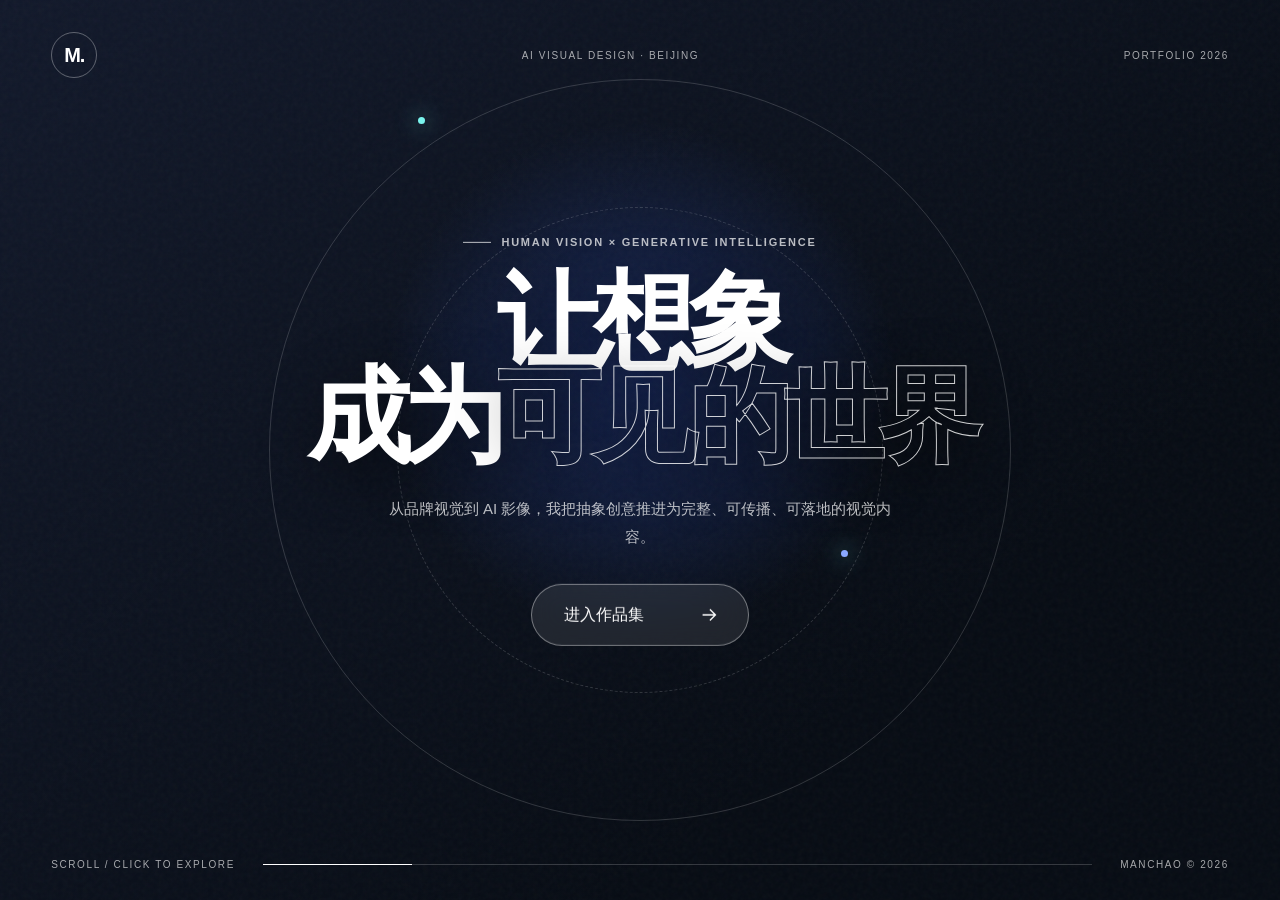
<file: index.html>
<!doctype html>
<html lang="zh-CN">
<head>
  <meta charset="utf-8">
  <meta name="viewport" content="width=device-width, initial-scale=1">
  <meta name="description" content="满超 AI 视觉设计师个人作品集入口">
  <title>满超｜AI 视觉设计师</title>
  <link rel="stylesheet" href="styles.css">
</head>
<body class="entry-page">
  <main class="entry-shell" aria-label="作品集视觉入口">
    <div class="entry-grid" aria-hidden="true">
      <figure class="entry-frame entry-frame-a"><img src="assets/ark-city.jpg" alt=""></figure>
      <figure class="entry-frame entry-frame-b"><img src="assets/yunxiu-guixu.jpg" alt=""></figure>
      <figure class="entry-frame entry-frame-c"><img src="assets/automotive-tvc.jpg" alt=""></figure>
      <figure class="entry-frame entry-frame-d"><img src="assets/reset-world.jpg" alt=""></figure>
    </div>

    <div class="entry-noise" aria-hidden="true"></div>
    <div class="entry-orbit entry-orbit-one" aria-hidden="true"></div>
    <div class="entry-orbit entry-orbit-two" aria-hidden="true"></div>

    <header class="entry-topbar">
      <a class="wordmark wordmark-light" href="portfolio.html" aria-label="进入满超作品集">M.</a>
      <p>AI VISUAL DESIGN · BEIJING</p>
      <span>PORTFOLIO 2026</span>
    </header>

    <section class="entry-content">
      <p class="eyebrow eyebrow-light"><span></span> HUMAN VISION × GENERATIVE INTELLIGENCE</p>
      <h1>让想象<br>成为<span>可见的世界</span></h1>
      <p class="entry-subtitle">从品牌视觉到 AI 影像，我把抽象创意推进为完整、可传播、可落地的视觉内容。</p>
      <a class="entry-cta magnetic" href="portfolio.html">
        <span>进入作品集</span>
        <svg viewBox="0 0 24 24" aria-hidden="true"><path d="M5 12h13M13 6l6 6-6 6"/></svg>
      </a>
    </section>

    <footer class="entry-footer">
      <p>SCROLL / CLICK TO EXPLORE</p>
      <div class="entry-line"><span></span></div>
      <p>MANCHAO © 2026</p>
    </footer>
  </main>
  <script src="script.js"></script>
</body>
</html>
</file>
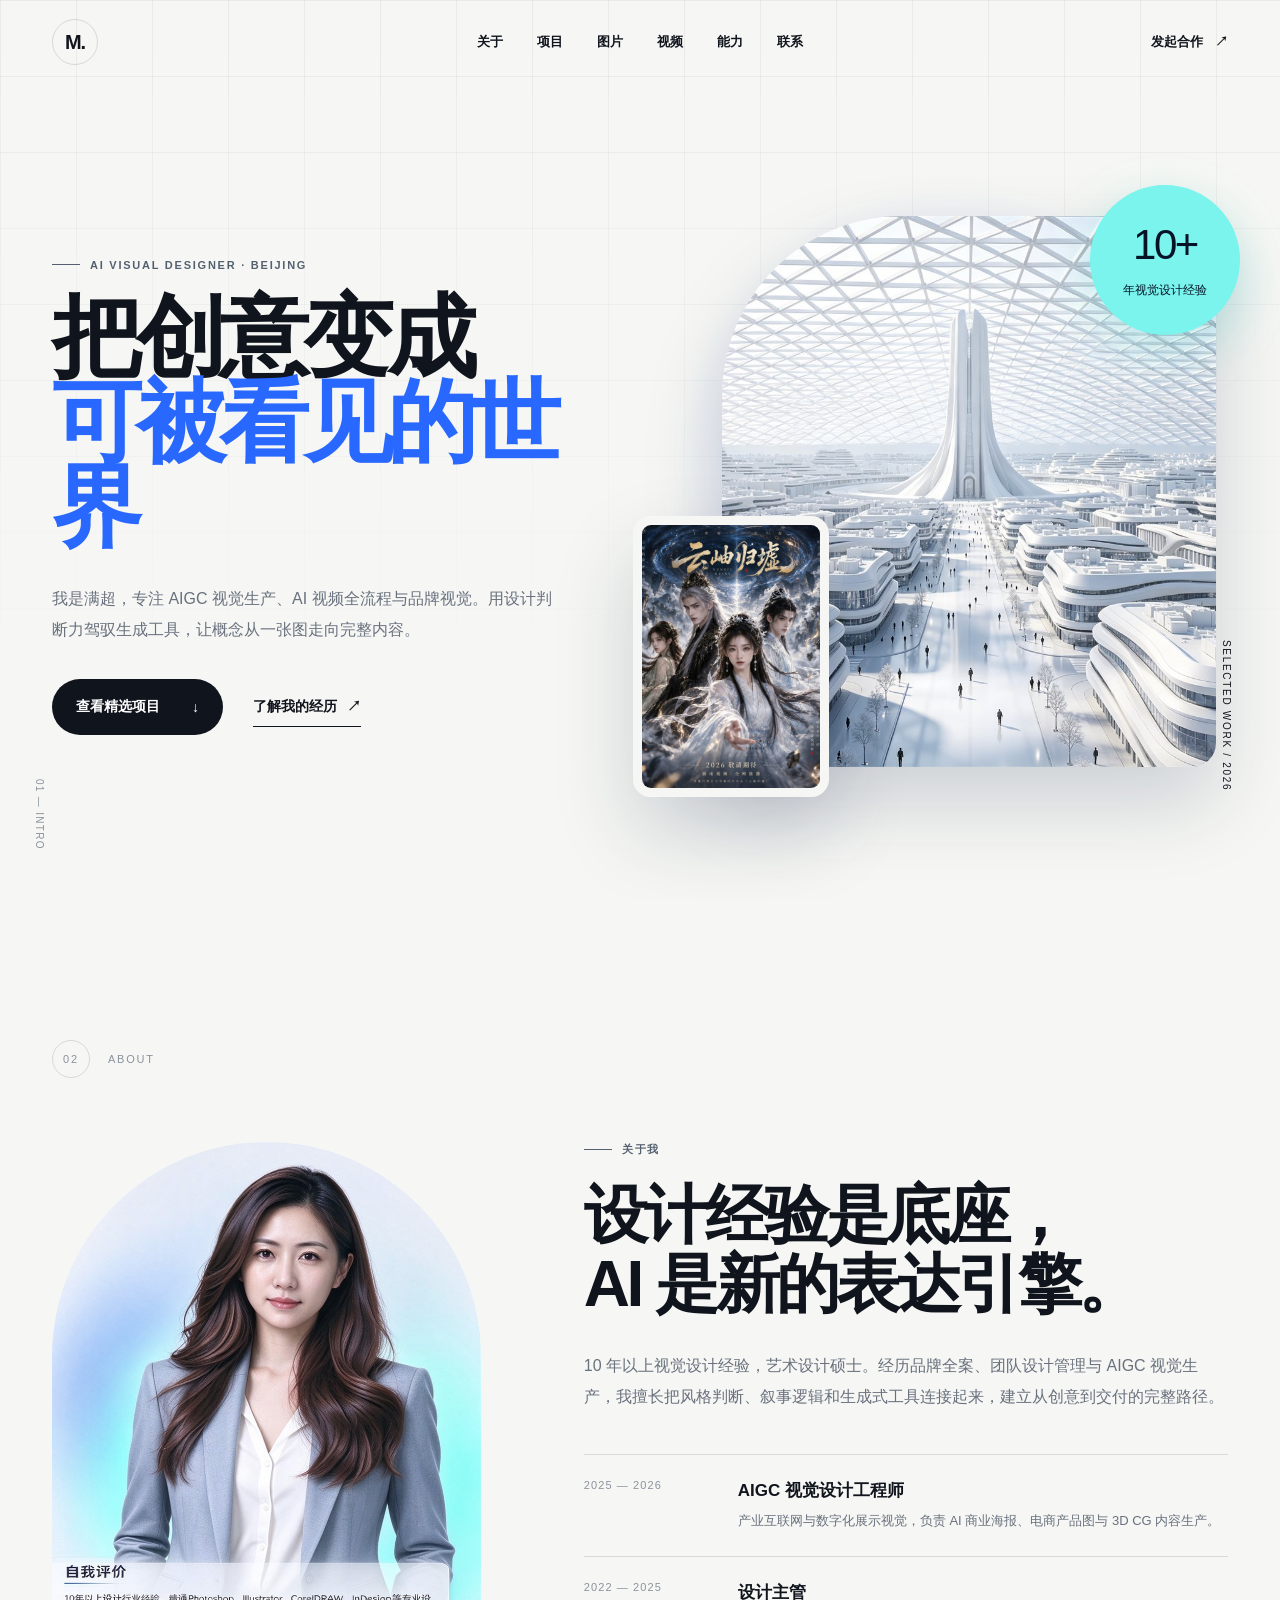
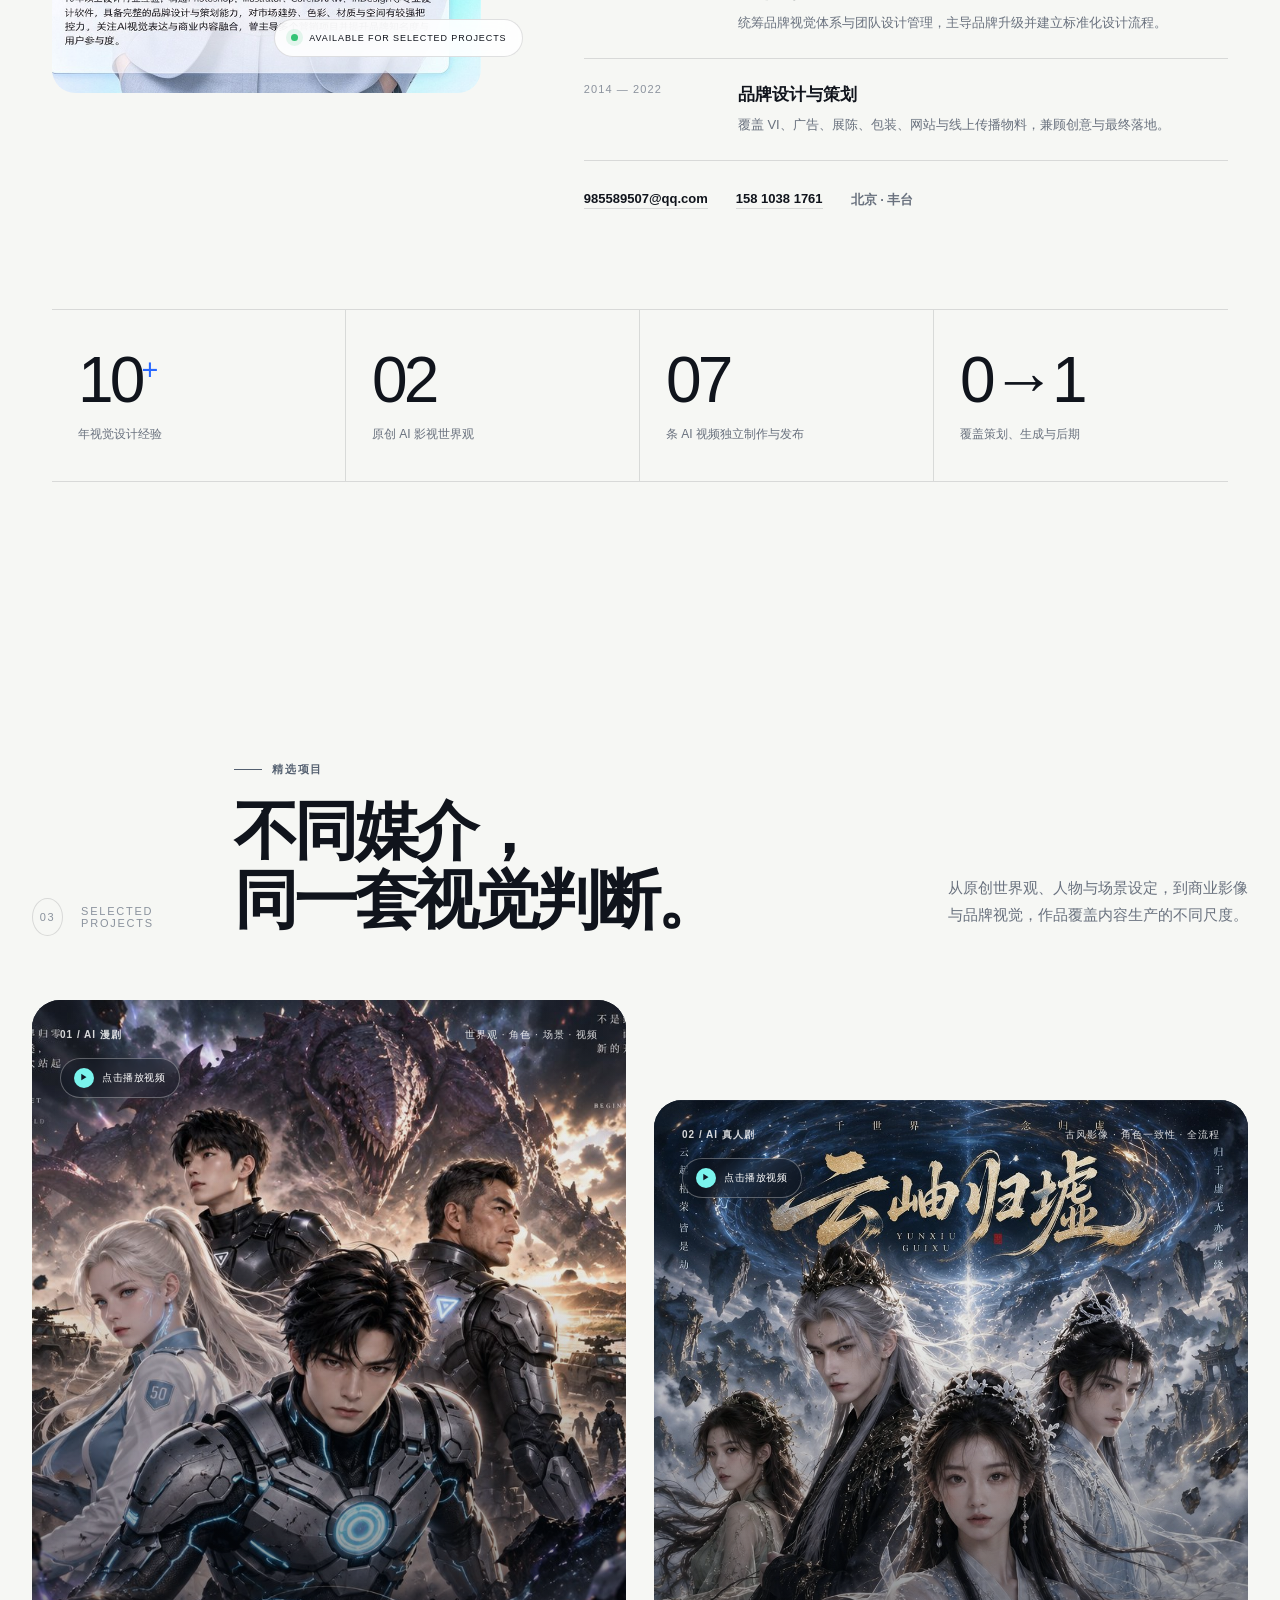
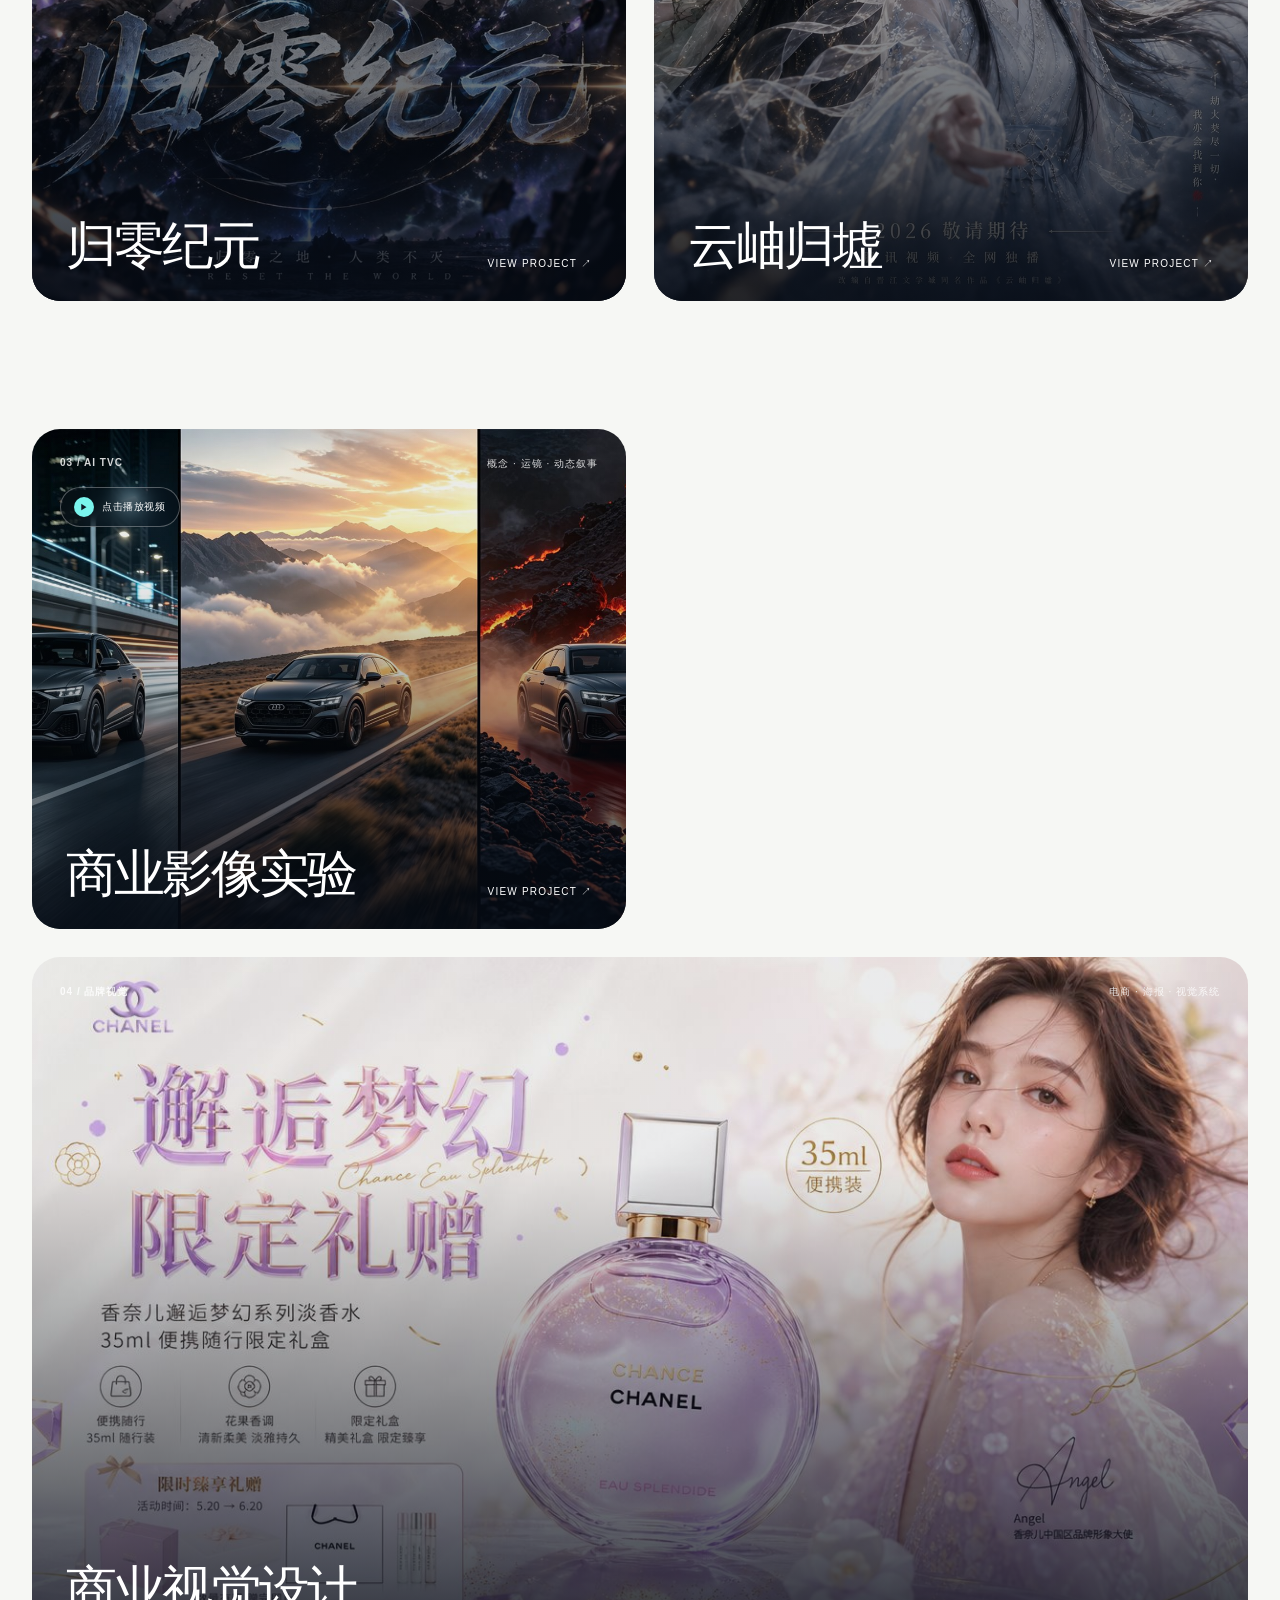
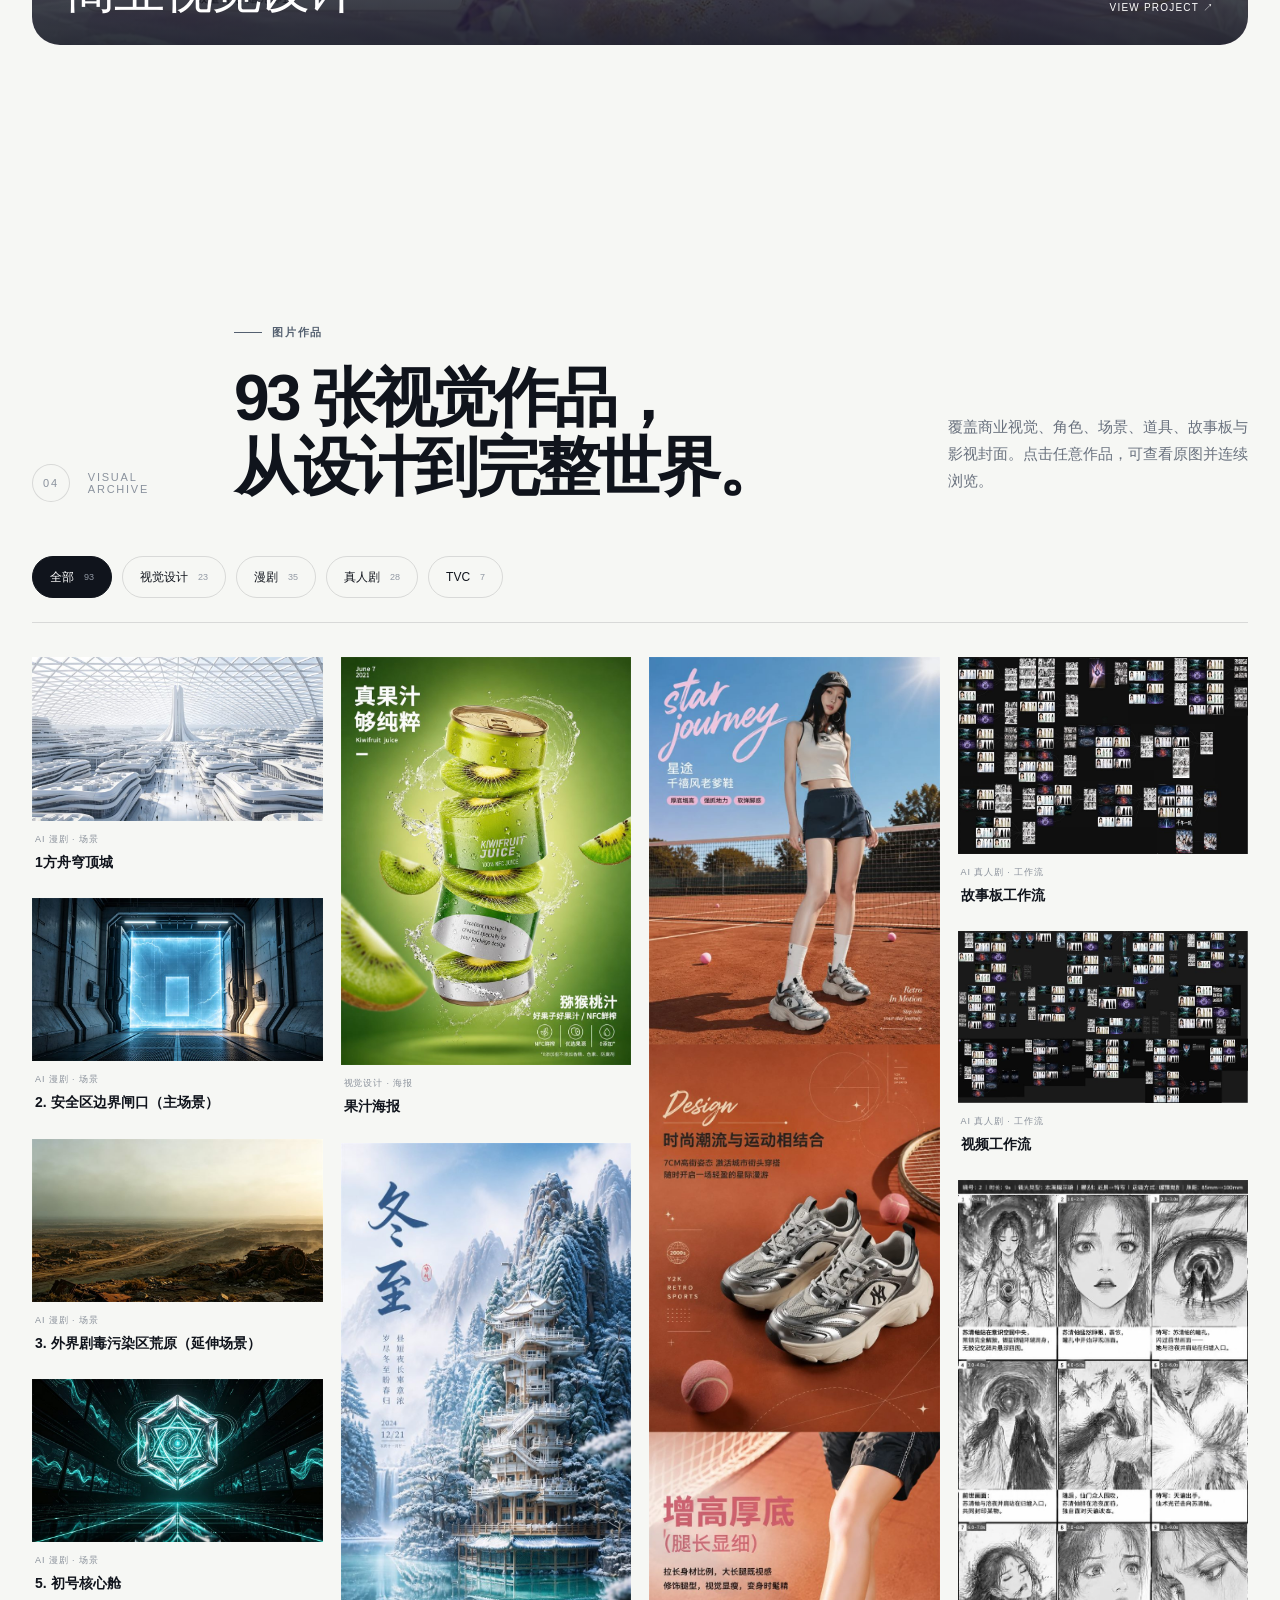
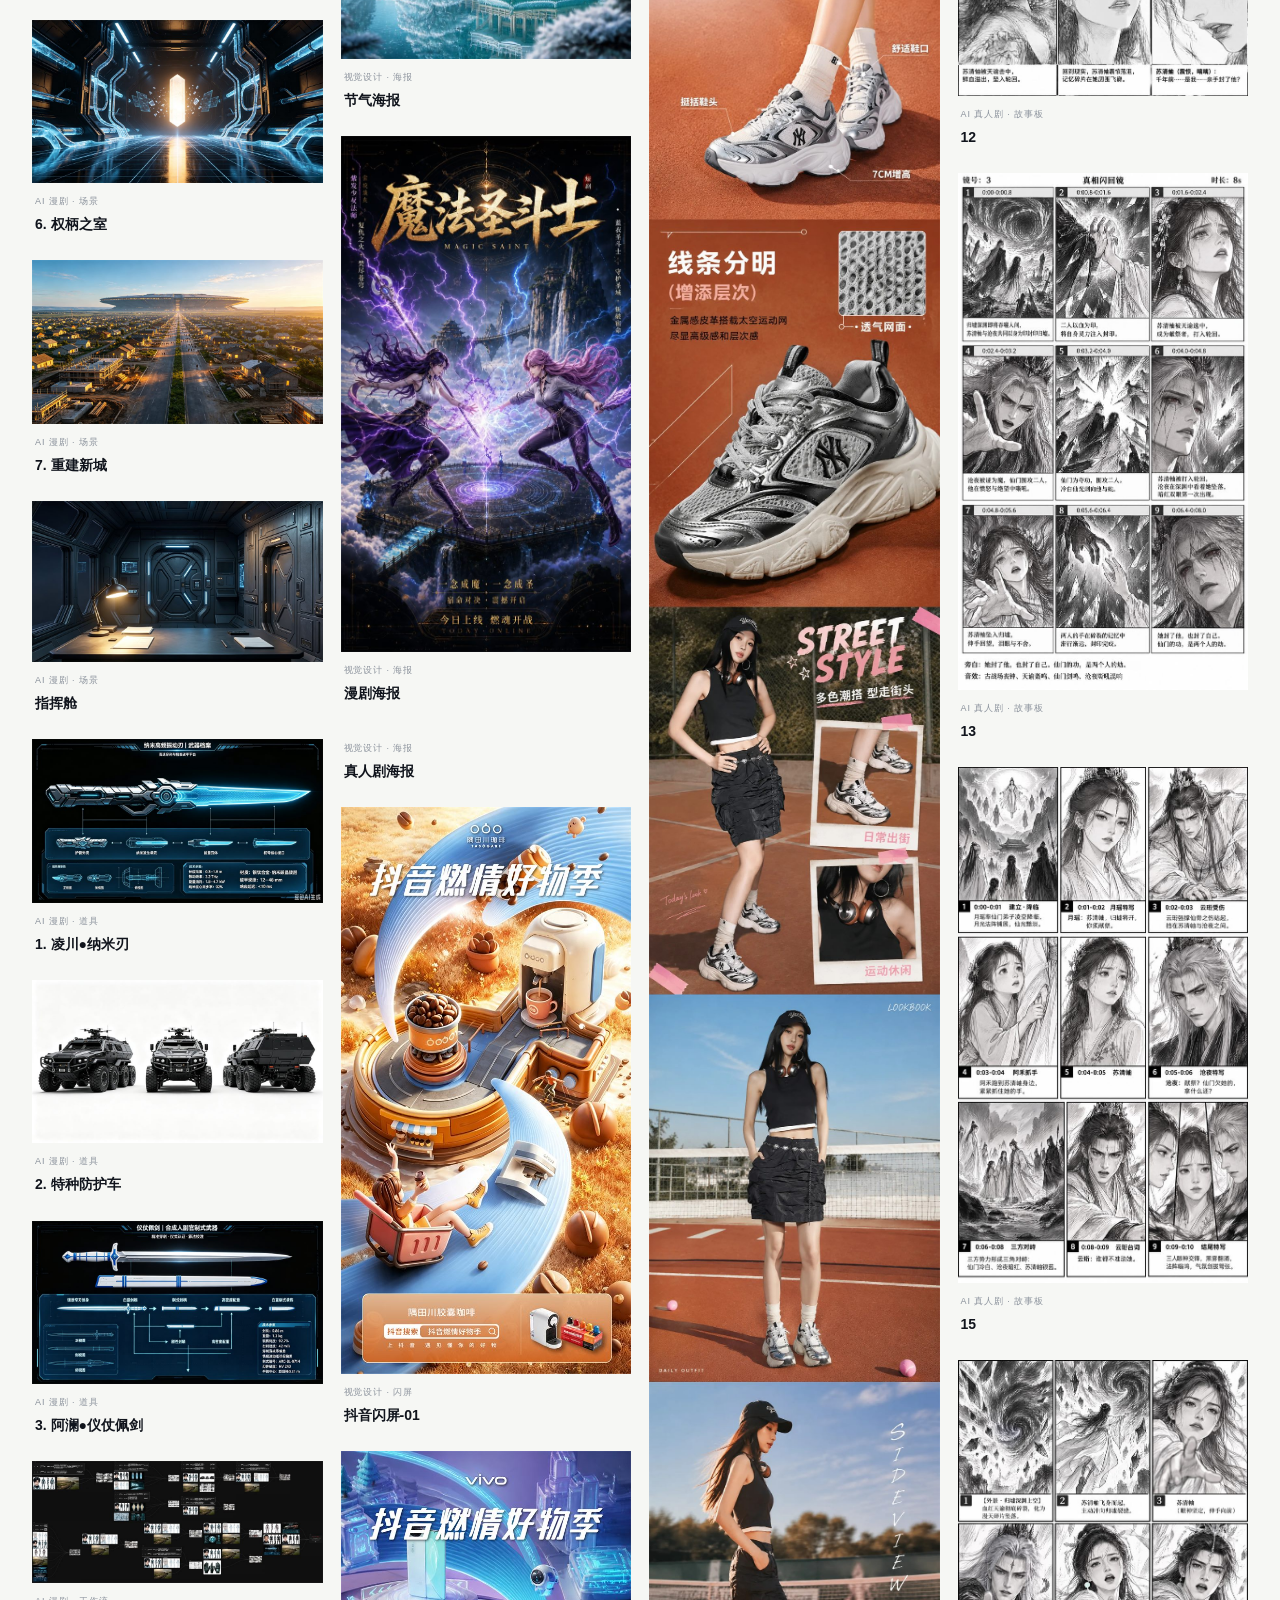
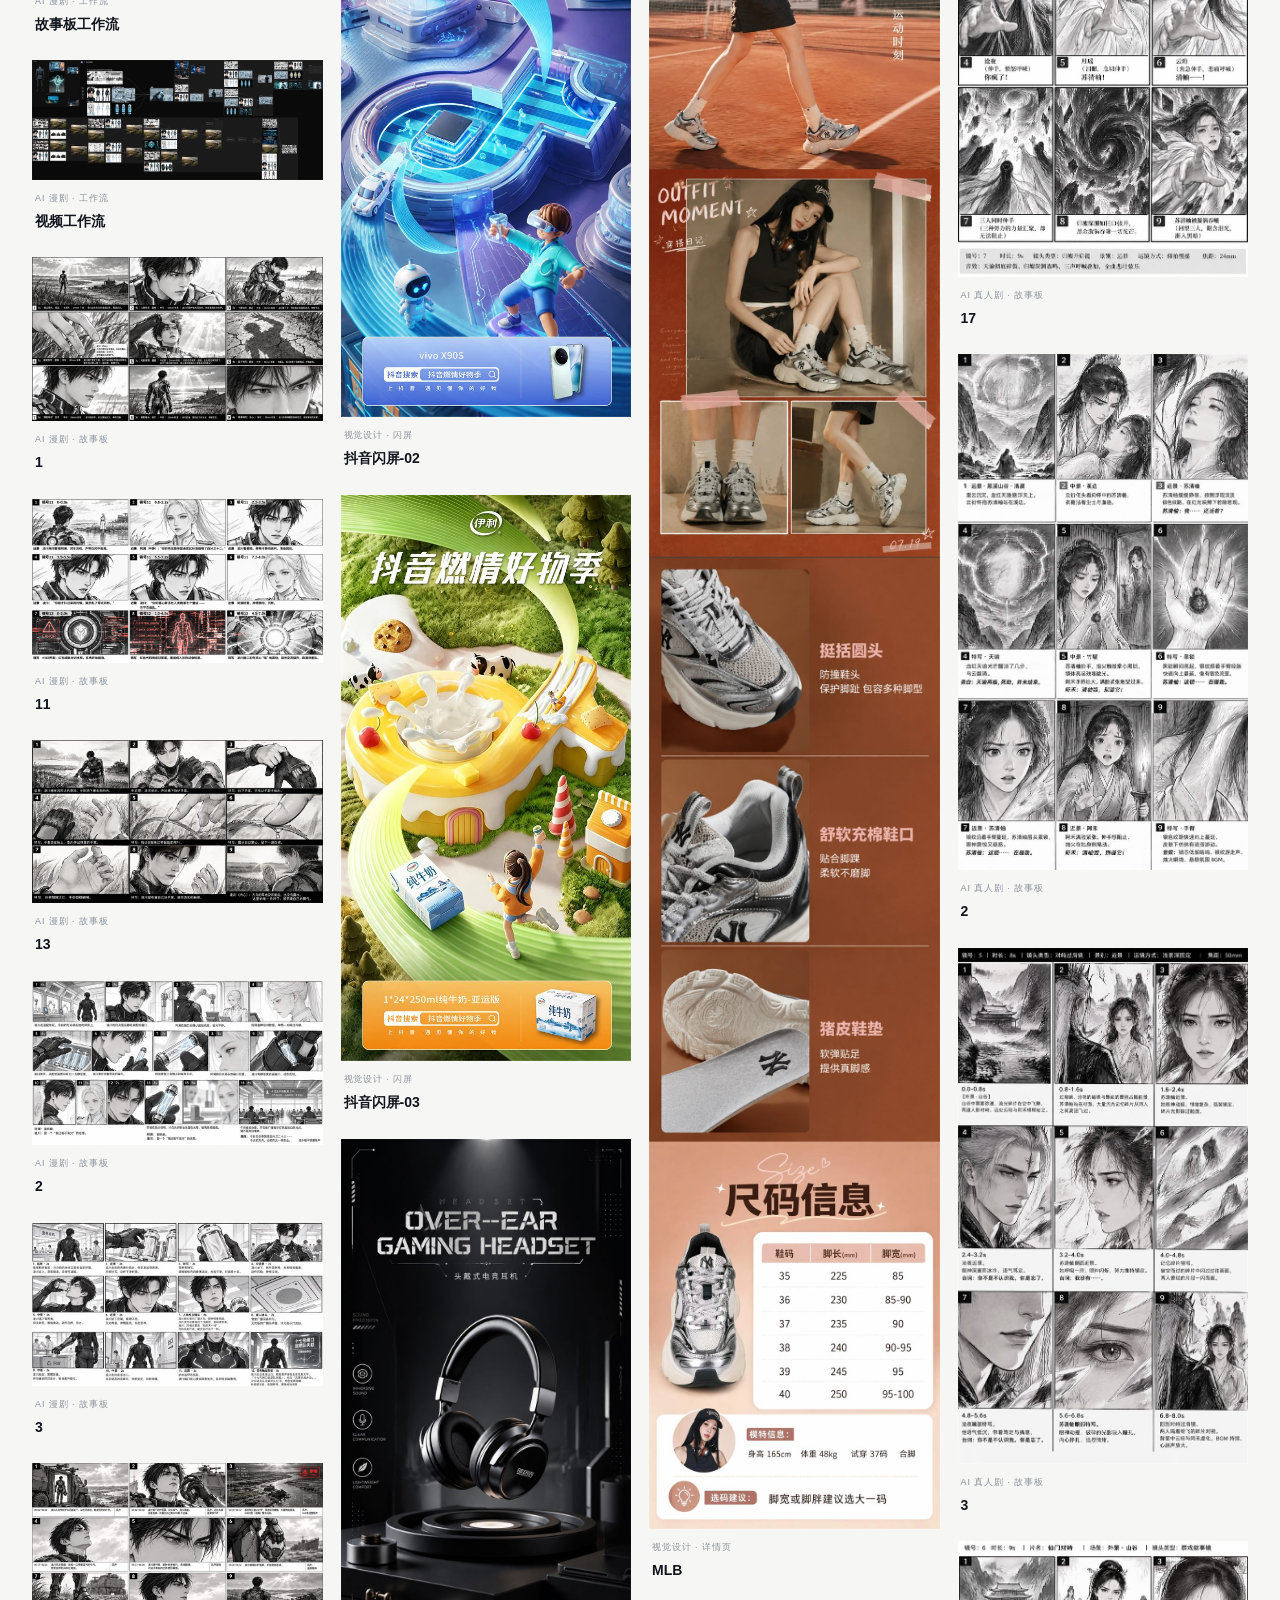
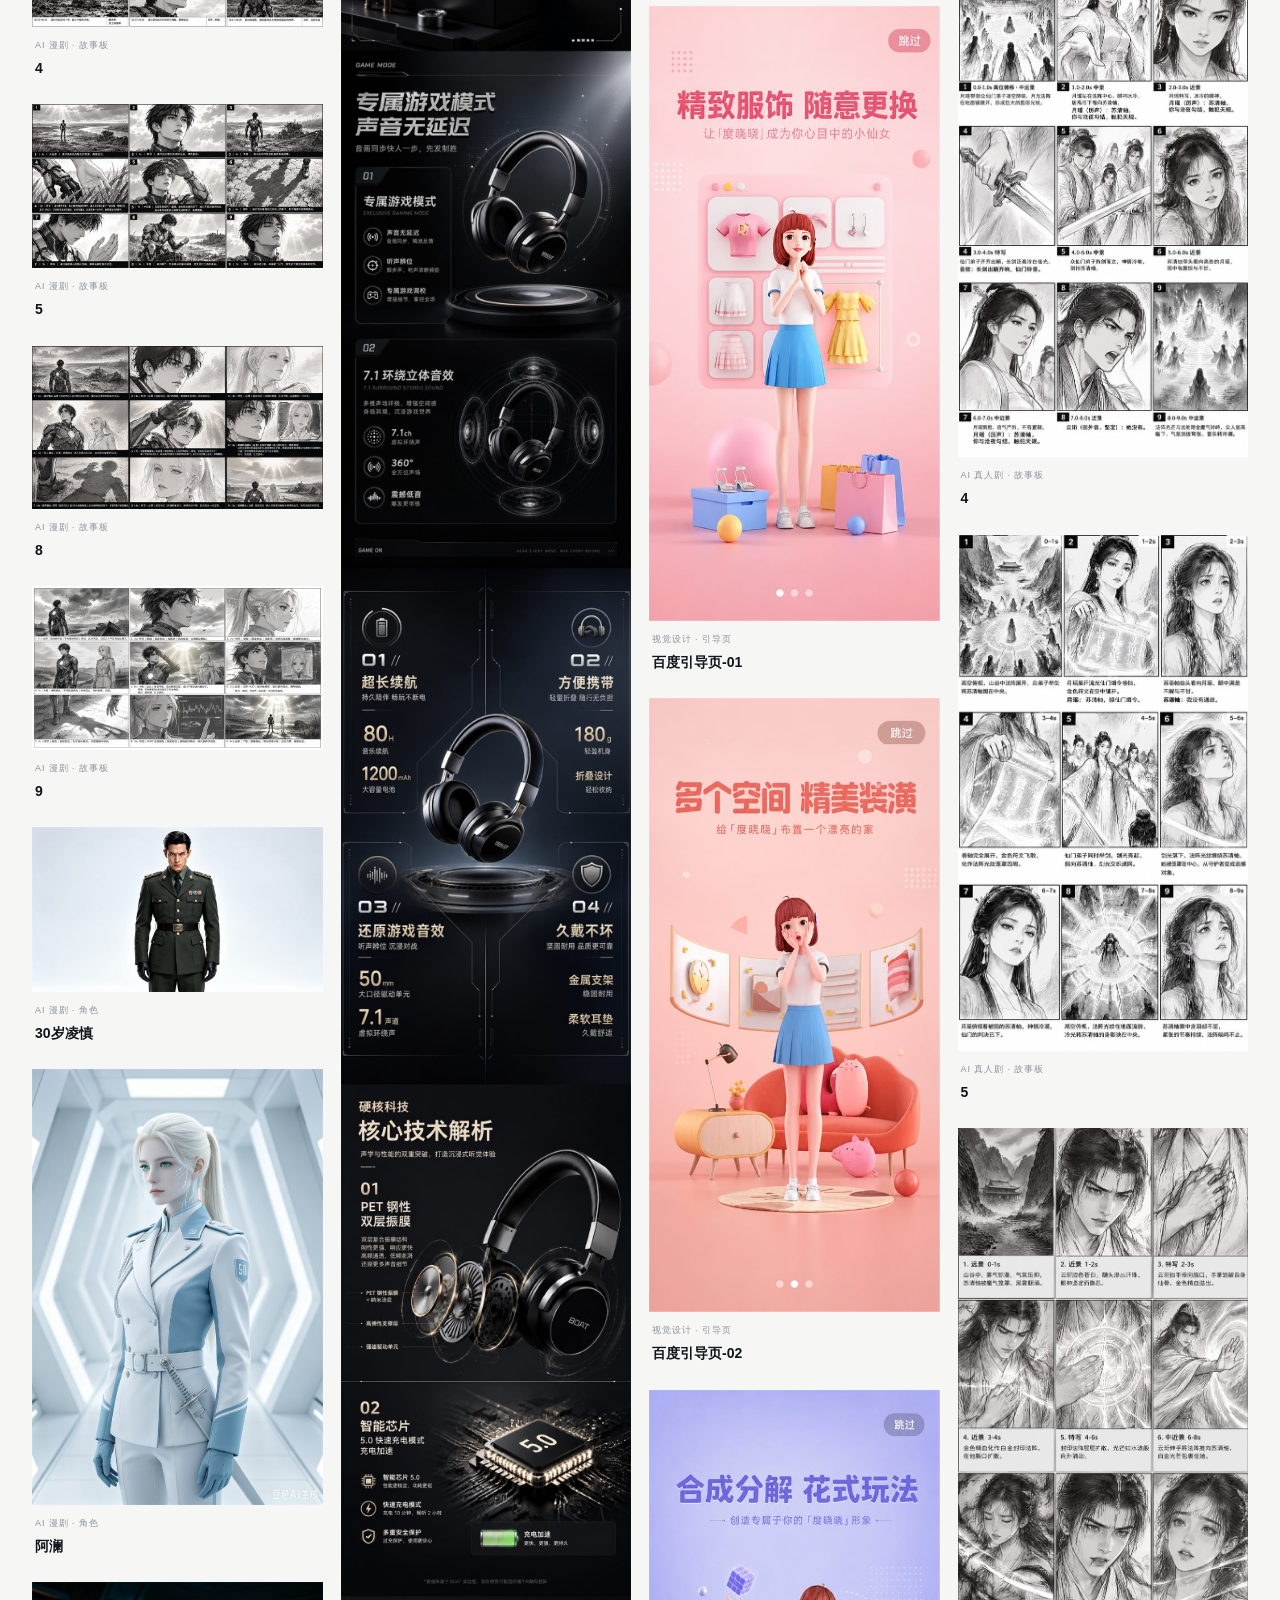
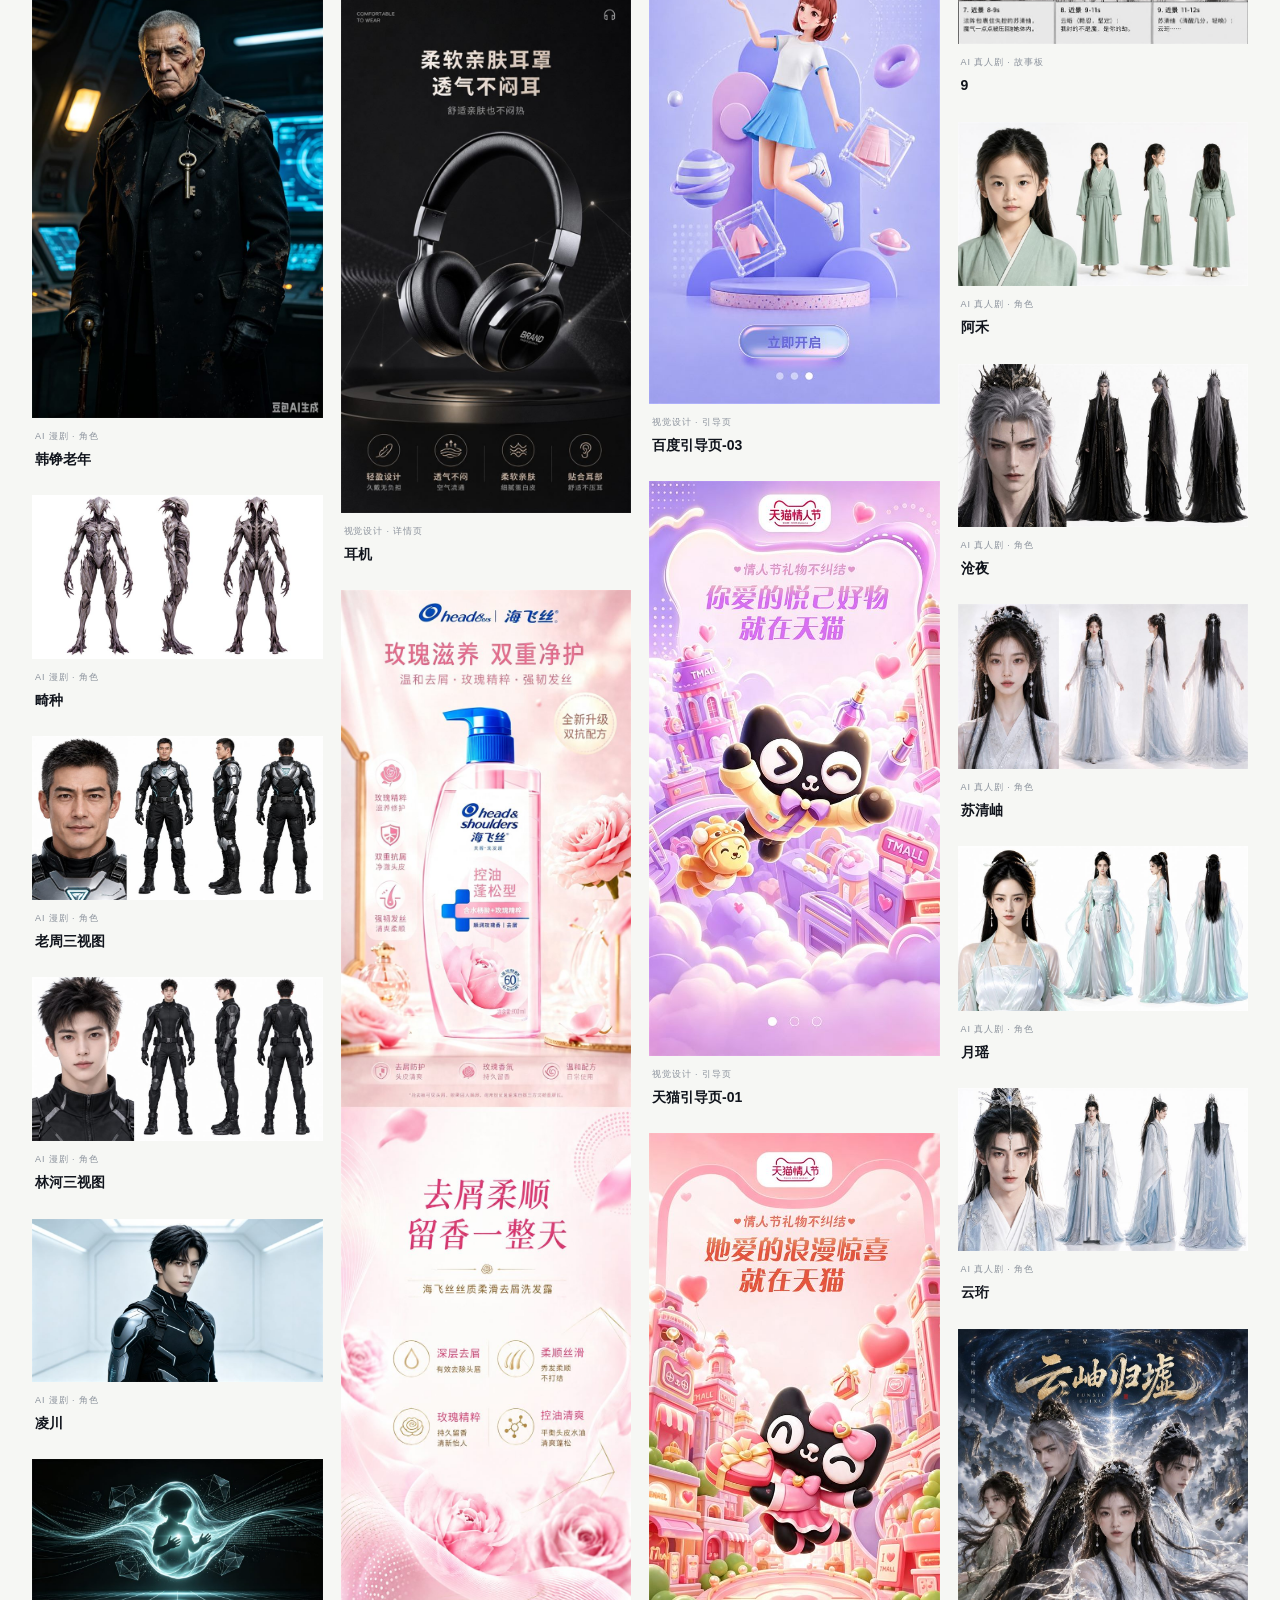
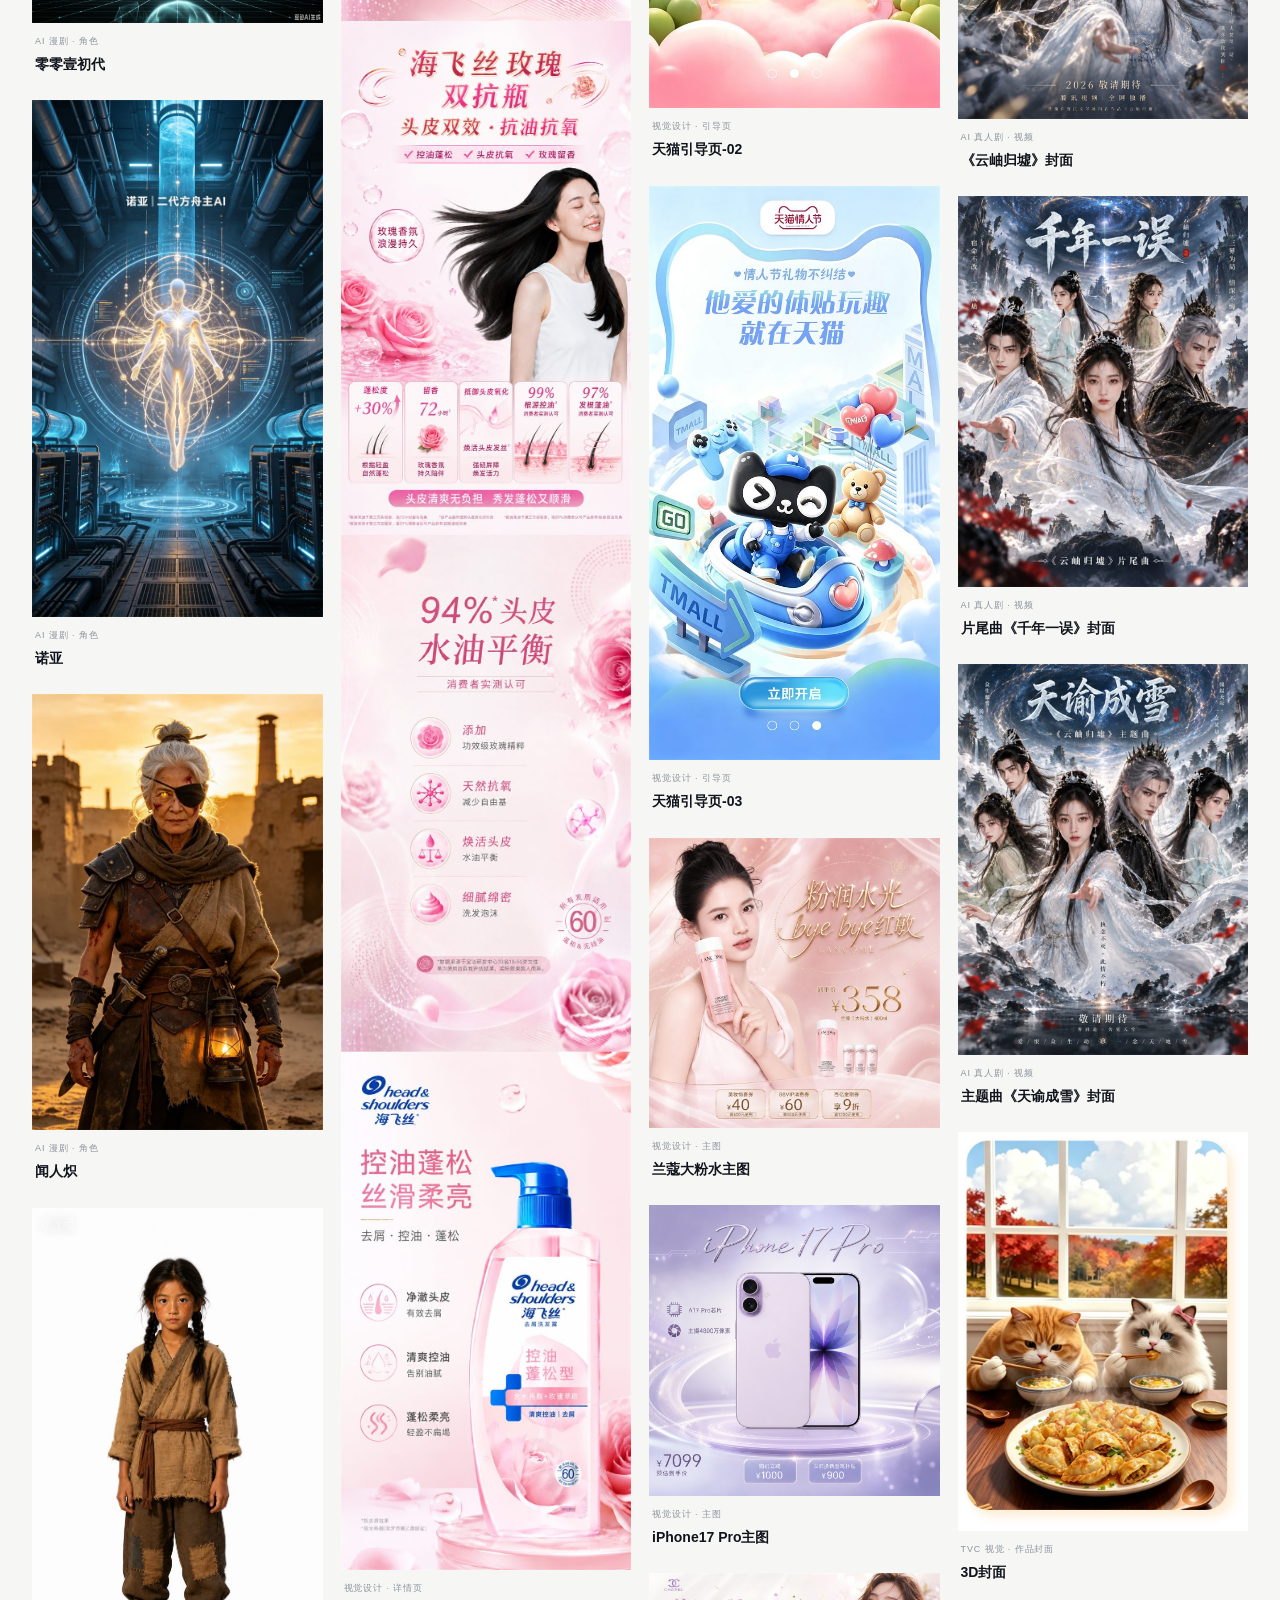
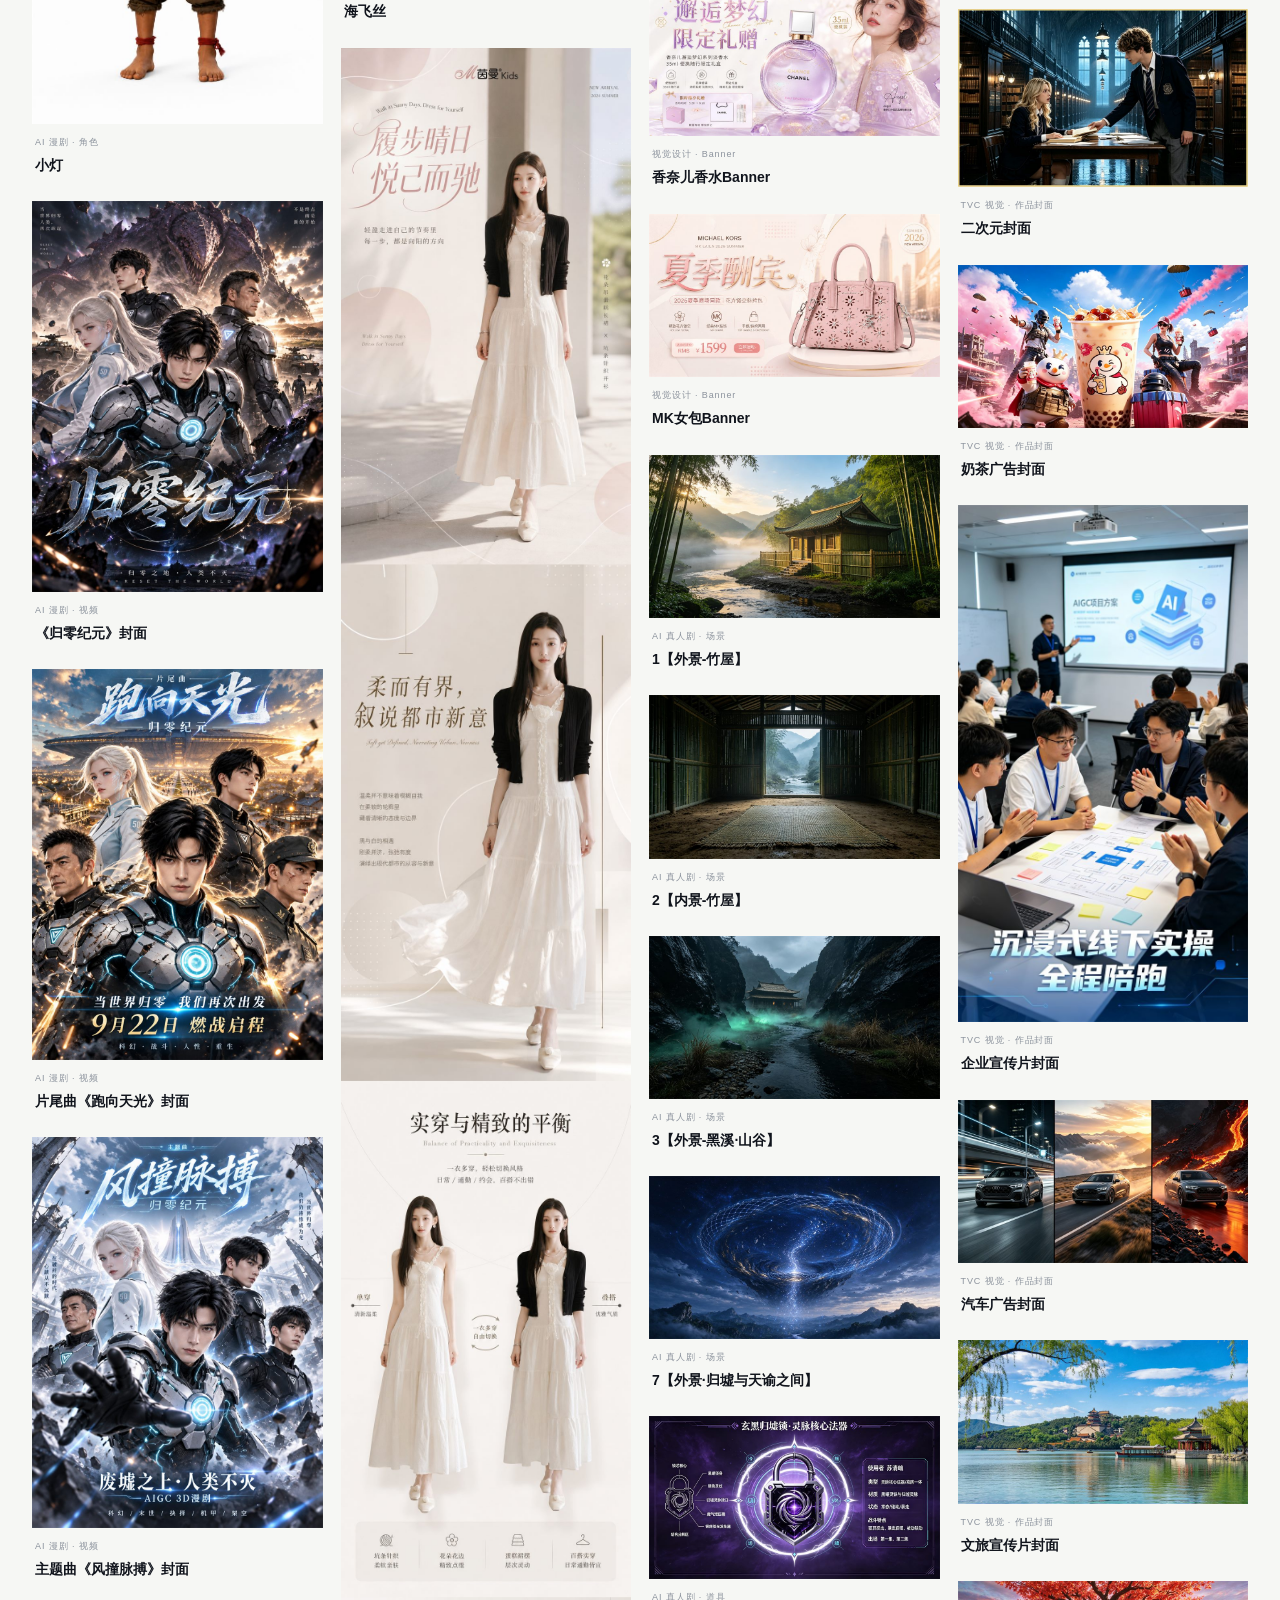
<file: portfolio.html>
<!doctype html>
<html lang="zh-CN">
<head>
  <meta charset="utf-8">
  <meta name="viewport" content="width=device-width, initial-scale=1">
  <meta name="description" content="满超，AI 视觉设计师。聚焦 AIGC 视觉生产、AI 视频全流程、品牌视觉与商业内容。">
  <title>作品集｜满超 AI 视觉设计师</title>
  <link rel="stylesheet" href="styles.css?v=6">
</head>
<body class="portfolio-page">
  <a class="skip-link" href="#main">跳到主要内容</a>

  <header class="site-header" data-header>
    <a class="wordmark" href="index.html" aria-label="返回视觉入口">M.</a>
    <button class="menu-toggle" type="button" aria-expanded="false" aria-controls="primary-nav">
      <span></span><span></span><span></span><b>菜单</b>
    </button>
    <nav id="primary-nav" class="primary-nav" aria-label="主导航">
      <a href="#about">关于</a>
      <a href="#projects">项目</a>
      <a href="#visuals">图片</a>
      <a href="#videos">视频</a>
      <a href="#strengths">能力</a>
      <a href="#contact">联系</a>
    </nav>
    <a class="header-contact" href="mailto:985589507@qq.com">发起合作 <span>↗</span></a>
  </header>

  <main id="main">
    <section class="portfolio-hero" aria-labelledby="hero-title">
      <div class="hero-grid" aria-hidden="true"></div>
      <div class="hero-glow" aria-hidden="true"></div>
      <div class="hero-copy reveal">
        <p class="eyebrow"><span></span> AI VISUAL DESIGNER · BEIJING</p>
        <h1 id="hero-title">把创意变成<br><em>可被看见的世界</em></h1>
        <p class="hero-lede">我是满超，专注 AIGC 视觉生产、AI 视频全流程与品牌视觉。用设计判断力驾驭生成工具，让概念从一张图走向完整内容。</p>
        <div class="hero-actions">
          <a class="button button-primary" href="#projects">查看精选项目 <span>↓</span></a>
          <a class="text-link" href="#about">了解我的经历 <span>↗</span></a>
        </div>
      </div>

      <div class="hero-visual reveal" aria-label="作品视觉拼贴">
        <figure class="hero-image hero-image-main">
          <img src="assets/ark-city.jpg" alt="科幻方舟城市概念视觉">
        </figure>
        <figure class="hero-image hero-image-float">
          <img src="assets/yunxiu-guixu.jpg" alt="古风仙侠 AI 影像主视觉">
        </figure>
        <div class="hero-badge">
          <span>10+</span>
          <p>年视觉设计经验</p>
        </div>
        <p class="hero-caption">SELECTED WORK / 2026</p>
      </div>

      <div class="hero-index" aria-hidden="true">01 — INTRO</div>
    </section>

    <section id="about" class="section about-section">
      <div class="section-label reveal"><span>02</span><p>ABOUT</p></div>
      <div class="about-layout">
        <div class="about-portrait reveal">
          <img src="assets/manchao-profile.jpg" alt="满超个人形象照">
          <div class="portrait-tag"><i></i> AVAILABLE FOR SELECTED PROJECTS</div>
        </div>
        <div class="about-content reveal">
          <p class="eyebrow"><span></span> 关于我</p>
          <h2>设计经验是底座，<br>AI 是新的表达引擎。</h2>
          <p class="about-intro">10 年以上视觉设计经验，艺术设计硕士。经历品牌全案、团队设计管理与 AIGC 视觉生产，我擅长把风格判断、叙事逻辑和生成式工具连接起来，建立从创意到交付的完整路径。</p>
          <div class="experience-list">
            <article>
              <time>2025 — 2026</time>
              <div><h3>AIGC 视觉设计工程师</h3><p>产业互联网与数字化展示视觉，负责 AI 商业海报、电商产品图与 3D CG 内容生产。</p></div>
            </article>
            <article>
              <time>2022 — 2025</time>
              <div><h3>设计主管</h3><p>统筹品牌视觉体系与团队设计管理，主导品牌升级并建立标准化设计流程。</p></div>
            </article>
            <article>
              <time>2014 — 2022</time>
              <div><h3>品牌设计与策划</h3><p>覆盖 VI、广告、展陈、包装、网站与线上传播物料，兼顾创意与最终落地。</p></div>
            </article>
          </div>
          <div class="about-contact">
            <a href="mailto:985589507@qq.com">985589507@qq.com</a>
            <a href="tel:15810381761">158 1038 1761</a>
            <span>北京 · 丰台</span>
          </div>
        </div>
      </div>
      <div class="stats-grid reveal">
        <article><strong>10<sup>+</sup></strong><p>年视觉设计经验</p></article>
        <article><strong>02</strong><p>原创 AI 影视世界观</p></article>
        <article><strong>07</strong><p>条 AI 视频独立制作与发布</p></article>
        <article><strong>0→1</strong><p>覆盖策划、生成与后期</p></article>
      </div>
    </section>

    <section id="projects" class="section projects-section">
      <div class="section-heading reveal">
        <div class="section-label"><span>03</span><p>SELECTED PROJECTS</p></div>
        <div>
          <p class="eyebrow"><span></span> 精选项目</p>
          <h2>不同媒介，<br>同一套视觉判断。</h2>
        </div>
        <p>从原创世界观、人物与场景设定，到商业影像与品牌视觉，作品覆盖内容生产的不同尺度。</p>
      </div>

      <div class="project-grid">
        <article class="project-card project-card-tall reveal" data-project="reset">
          <button type="button" aria-label="查看《归零纪元》项目详情">
            <img src="assets/reset-world.jpg" alt="《归零纪元》项目主视觉">
            <span class="project-overlay"></span>
            <span class="project-meta"><b>01 / AI 漫剧</b><em>世界观 · 角色 · 场景 · 视频</em></span>
            <span class="project-title"><strong>归零纪元</strong><i>VIEW PROJECT ↗</i></span>
            <span class="video-flag"><i>▶</i> 点击播放视频</span>
          </button>
        </article>

        <article class="project-card project-card-wide reveal" data-project="yunxiu">
          <button type="button" aria-label="查看《云岫归墟》项目详情">
            <img src="assets/yunxiu-guixu.jpg" alt="《云岫归墟》项目主视觉">
            <span class="project-overlay"></span>
            <span class="project-meta"><b>02 / AI 真人剧</b><em>古风影像 · 角色一致性 · 全流程</em></span>
            <span class="project-title"><strong>云岫归墟</strong><i>VIEW PROJECT ↗</i></span>
            <span class="video-flag"><i>▶</i> 点击播放视频</span>
          </button>
        </article>

        <article class="project-card project-card-wide reveal" data-project="tvc">
          <button type="button" aria-label="查看 AI TVC 项目详情">
            <img src="assets/automotive-tvc.jpg" alt="汽车 AI TVC 视觉画面">
            <span class="project-overlay"></span>
            <span class="project-meta"><b>03 / AI TVC</b><em>概念 · 运镜 · 动态叙事</em></span>
            <span class="project-title"><strong>商业影像实验</strong><i>VIEW PROJECT ↗</i></span>
            <span class="video-flag"><i>▶</i> 点击播放视频</span>
          </button>
        </article>

        <article class="project-card project-card-landscape reveal" data-project="brand">
          <button type="button" aria-label="查看品牌视觉项目详情">
            <img src="assets/fragrance-banner.jpg" alt="香水品牌商业视觉横幅">
            <span class="project-overlay"></span>
            <span class="project-meta"><b>04 / 品牌视觉</b><em>电商 · 海报 · 视觉系统</em></span>
            <span class="project-title"><strong>商业视觉设计</strong><i>VIEW PROJECT ↗</i></span>
          </button>
        </article>
      </div>
    </section>

    <section id="visuals" class="section image-works-section">
      <div class="image-section-head reveal">
        <div class="section-label"><span>04</span><p>VISUAL ARCHIVE</p></div>
        <div>
          <p class="eyebrow"><span></span> 图片作品</p>
          <h2>93 张视觉作品，<br>从设计到完整世界。</h2>
        </div>
        <p>覆盖商业视觉、角色、场景、道具、故事板与影视封面。点击任意作品，可查看原图并连续浏览。</p>
      </div>

      <div class="image-toolbar reveal" aria-label="图片作品分类筛选">
        <button type="button" class="active" data-image-filter="all" aria-pressed="true">全部 <span>93</span></button>
        <button type="button" data-image-filter="visual" aria-pressed="false">视觉设计 <span>23</span></button>
        <button type="button" data-image-filter="comic" aria-pressed="false">漫剧 <span>35</span></button>
        <button type="button" data-image-filter="live" aria-pressed="false">真人剧 <span>28</span></button>
        <button type="button" data-image-filter="tvc" aria-pressed="false">TVC <span>7</span></button>
      </div>

      <div class="image-work-grid" data-image-grid aria-live="polite"></div>
    </section>

    <section id="videos" class="section videos-section">
      <div class="video-section-head reveal">
        <div class="section-label"><span>05</span><p>ALL VIDEOS</p></div>
        <div>
          <p class="eyebrow"><span></span> 视频作品</p>
          <h2>17 个视频，<br>完整展示创作跨度。</h2>
        </div>
        <p>从连续剧集、主题曲与片尾曲，到不同风格的商业影像。选择分类，点击任意封面即可播放。</p>
      </div>

      <div class="video-toolbar reveal" aria-label="视频分类筛选">
        <button type="button" class="active" data-video-filter="all" aria-pressed="true">全部 <span>17</span></button>
        <button type="button" data-video-filter="comic" aria-pressed="false">漫剧 <span>5</span></button>
        <button type="button" data-video-filter="live" aria-pressed="false">真人剧 <span>5</span></button>
        <button type="button" data-video-filter="tvc" aria-pressed="false">TVC <span>7</span></button>
      </div>

      <div class="video-library-grid" data-video-grid aria-live="polite"></div>
    </section>

    <section id="strengths" class="section strengths-section">
      <div class="section-heading reveal">
        <div class="section-label"><span>06</span><p>CAPABILITIES</p></div>
        <div>
          <p class="eyebrow"><span></span> 个人优势</p>
          <h2>不止生成画面，<br>更负责解决视觉问题。</h2>
        </div>
        <p>工具会持续变化，真正稳定的是审美判断、叙事能力和把项目推进到交付的能力。</p>
      </div>

      <div class="strength-grid">
        <article class="strength-card reveal">
          <span>01</span><div class="strength-icon">✦</div>
          <h3>视觉方向定义</h3>
          <p>从品牌气质、受众与传播场景出发，建立可执行的风格基准，避免生成结果失控或同质化。</p>
          <ul><li>视觉策略</li><li>风格探索</li><li>品牌一致性</li></ul>
        </article>
        <article class="strength-card reveal">
          <span>02</span><div class="strength-icon">⌘</div>
          <h3>AI 内容生产</h3>
          <p>整合 Midjourney、Flux、Stable Diffusion、ComfyUI 等工具，完成角色、场景与商业画面的稳定输出。</p>
          <ul><li>Prompt 设计</li><li>工作流搭建</li><li>视觉精修</li></ul>
        </article>
        <article class="strength-card reveal">
          <span>03</span><div class="strength-icon">▶</div>
          <h3>AI 视频全流程</h3>
          <p>覆盖选题、脚本、分镜、生成、运镜、配音字幕与剪辑，让单张视觉进入连续叙事。</p>
          <ul><li>叙事规划</li><li>镜头设计</li><li>后期整合</li></ul>
        </article>
        <article class="strength-card reveal">
          <span>04</span><div class="strength-icon">◎</div>
          <h3>商业落地把控</h3>
          <p>用十年以上设计经验判断层级、色彩、材质与输出质量，把 AI 结果转化为可用的商业内容。</p>
          <ul><li>品牌全案</li><li>电商视觉</li><li>交付管理</li></ul>
        </article>
      </div>

      <div class="process-block reveal">
        <div><p class="eyebrow"><span></span> HOW I WORK</p><h2>从模糊想法到清晰交付</h2></div>
        <ol>
          <li><b>01</b><span>理解问题</span><p>明确受众、媒介、目标与限制。</p></li>
          <li><b>02</b><span>建立方向</span><p>通过概念板和风格测试统一判断。</p></li>
          <li><b>03</b><span>生成迭代</span><p>选择合适工具链并控制一致性。</p></li>
          <li><b>04</b><span>精修交付</span><p>后期优化、适配媒介、形成资产。</p></li>
        </ol>
      </div>
    </section>

    <section id="contact" class="contact-section">
      <div class="contact-orbit" aria-hidden="true"></div>
      <p class="eyebrow eyebrow-light reveal"><span></span> LET'S CREATE SOMETHING VISIBLE</p>
      <h2 class="reveal">有一个值得被看见的想法？<br><em>一起把它做出来。</em></h2>
      <div class="contact-actions reveal">
        <a class="button button-light" href="mailto:985589507@qq.com">发送邮件 <span>↗</span></a>
        <button class="copy-contact" type="button" data-copy="15810381761">复制电话 <span>158 1038 1761</span></button>
      </div>
      <footer class="site-footer">
        <div><a class="wordmark wordmark-light" href="index.html">M.</a><p>满超 · AI 视觉设计师<br>北京，中国</p></div>
        <div><p>EMAIL</p><a href="mailto:985589507@qq.com">985589507@qq.com</a></div>
        <div><p>FOCUS</p><span>AIGC / AI FILM / BRAND VISUAL</span></div>
        <p>© 2026 MANCHAO. ALL RIGHTS RESERVED.</p>
      </footer>
    </section>
  </main>

  <dialog class="project-dialog" data-dialog aria-labelledby="dialog-title">
    <button class="dialog-close" type="button" aria-label="关闭项目详情">×</button>
    <div class="dialog-media">
      <img data-dialog-image src="assets/reset-world.jpg" alt="">
      <video data-dialog-video controls playsinline preload="metadata" aria-label="项目视频播放器"></video>
      <button class="video-cover" type="button" data-video-cover aria-label="播放项目视频">
        <img data-video-cover-image src="assets/reset-world.jpg" alt="">
        <span><i>▶</i><b>播放视频</b></span>
      </button>
      <p class="video-status" data-video-status role="status" aria-live="polite"></p>
    </div>
    <div class="dialog-copy">
      <p class="eyebrow"><span></span><b data-dialog-kicker>AI 漫剧</b></p>
      <h2 id="dialog-title" data-dialog-title>归零纪元</h2>
      <p data-dialog-description></p>
      <div class="dialog-facts" data-dialog-facts></div>
    </div>
  </dialog>

  <dialog class="image-viewer-dialog" data-image-viewer aria-labelledby="image-viewer-title">
    <button class="image-viewer-close" type="button" aria-label="关闭图片预览">×</button>
    <button class="image-viewer-nav image-viewer-prev" type="button" aria-label="上一张图片">←</button>
    <div class="image-viewer-stage">
      <img data-image-viewer-image src="assets/reset-world.jpg" alt="">
      <p data-image-viewer-loading>正在加载原图…</p>
    </div>
    <button class="image-viewer-nav image-viewer-next" type="button" aria-label="下一张图片">→</button>
    <div class="image-viewer-info">
      <div><p data-image-viewer-category>视觉设计</p><h2 id="image-viewer-title" data-image-viewer-title>作品标题</h2></div>
      <p data-image-viewer-index>01 / 93</p>
    </div>
  </dialog>

  <dialog class="video-gallery-dialog" data-video-gallery-dialog aria-labelledby="video-gallery-title">
    <button class="gallery-dialog-close" type="button" aria-label="关闭视频播放器">×</button>
    <div class="video-gallery-stage" data-video-gallery-stage>
      <video data-gallery-video controls playsinline preload="metadata" aria-label="视频作品播放器"></video>
      <button class="gallery-video-cover" type="button" data-gallery-cover aria-label="播放完整视频">
        <img data-gallery-cover-image src="assets/reset-world.jpg" alt="">
        <span><i>▶</i><b>播放完整视频</b></span>
      </button>
      <p class="gallery-video-status" data-gallery-status role="status" aria-live="polite"></p>
    </div>
    <div class="video-gallery-info">
      <div><p data-gallery-category>AI 漫剧</p><h2 id="video-gallery-title" data-gallery-title>视频标题</h2></div>
      <p data-gallery-index>01 / 17</p>
    </div>
  </dialog>

  <div class="toast" role="status" aria-live="polite">电话已复制</div>
  <script src="gallery-data.js?v=6"></script>
  <script src="script.js?v=6"></script>
</body>
</html>
</file>
<file: styles.css>
:root {
  --ink: #10141c;
  --muted: #69717e;
  --line: rgba(16, 20, 28, .13);
  --paper: #f6f7f4;
  --white: #fff;
  --blue: #2968ff;
  --cyan: #7af4ed;
  --deep: #101927;
  --radius: 28px;
  --max: 1240px;
  --ease: cubic-bezier(.2, .8, .2, 1);
}

* { box-sizing: border-box; }
html { scroll-behavior: smooth; }
body { margin: 0; color: var(--ink); background: var(--paper); font-family: Inter, "Microsoft YaHei", "PingFang SC", Arial, sans-serif; }
img { display: block; width: 100%; }
a { color: inherit; text-decoration: none; }
button { color: inherit; font: inherit; }
::selection { color: #fff; background: var(--blue); }

.skip-link { position: fixed; z-index: 1000; top: 12px; left: 12px; padding: 10px 14px; background: #fff; transform: translateY(-150%); }
.skip-link:focus { transform: translateY(0); }
.wordmark { display: inline-grid; place-items: center; width: 46px; height: 46px; border: 1px solid var(--line); border-radius: 50%; font: 800 20px/1 Arial; letter-spacing: -.06em; }
.wordmark-light { color: #fff; border-color: rgba(255,255,255,.32); }
.eyebrow { display: flex; align-items: center; gap: 10px; margin: 0 0 24px; color: #546070; font-size: 11px; font-weight: 700; letter-spacing: .16em; text-transform: uppercase; }
.eyebrow > span { width: 28px; height: 1px; background: currentColor; }
.eyebrow-light { color: rgba(255,255,255,.72); }
.button { display: inline-flex; align-items: center; justify-content: center; gap: 32px; min-height: 56px; padding: 0 24px; border-radius: 999px; font-size: 14px; font-weight: 700; transition: transform .25s var(--ease), background .25s; }
.button:hover { transform: translateY(-3px); }
.button-primary { color: #fff; background: var(--ink); }
.button-light { color: var(--deep); background: #fff; }
.text-link { display: inline-flex; align-items: center; gap: 10px; border-bottom: 1px solid var(--ink); padding: 10px 0; font-size: 14px; font-weight: 700; }
.section { max-width: var(--max); margin: 0 auto; padding: 140px 32px; }
.section-label { display: flex; align-items: center; gap: 18px; color: #8a929d; font-size: 11px; letter-spacing: .16em; }
.section-label span { display: grid; place-items: center; width: 38px; height: 38px; border: 1px solid var(--line); border-radius: 50%; }
.section-label p { margin: 0; }
.section-heading { display: grid; grid-template-columns: 170px minmax(0, 1fr) 300px; gap: 32px; align-items: end; margin-bottom: 64px; }
.section-heading .eyebrow { margin-bottom: 20px; }
.section-heading h2, .about-content h2 { margin: 0; font-size: clamp(36px, 5vw, 68px); line-height: 1.08; letter-spacing: -.055em; font-weight: 600; }
.section-heading > p { margin: 0 0 8px; color: var(--muted); font-size: 15px; line-height: 1.8; }

/* Entry */
.entry-page { min-height: 100vh; overflow: hidden; color: #fff; background: #080d15; }
.entry-shell { position: relative; min-height: 100svh; isolation: isolate; overflow: hidden; cursor: default; }
.entry-shell::before { content: ""; position: absolute; inset: 0; z-index: -2; background: radial-gradient(circle at 50% 42%, rgba(60,104,255,.27), transparent 31%), linear-gradient(140deg,#11182a 0%,#060b13 72%); }
.entry-grid { position: absolute; inset: -8%; z-index: -3; opacity: .68; filter: saturate(.75) contrast(1.08); transform: rotate(-4deg) scale(1.05); }
.entry-frame { position: absolute; margin: 0; overflow: hidden; border-radius: 18px; box-shadow: 0 30px 80px rgba(0,0,0,.4); }
.entry-frame img { height: 100%; object-fit: cover; }
.entry-frame-a { width: 43vw; height: 64vh; left: -8vw; top: 21vh; }
.entry-frame-b { width: 25vw; height: 66vh; right: 6vw; top: -13vh; }
.entry-frame-c { width: 33vw; height: 31vh; right: -9vw; bottom: 3vh; }
.entry-frame-d { width: 18vw; height: 42vh; left: 27vw; top: -18vh; }
.entry-noise { position: absolute; inset: 0; z-index: -1; opacity: .16; background-image: url("data:image/svg+xml,%3Csvg viewBox='0 0 200 200' xmlns='http://www.w3.org/2000/svg'%3E%3Cfilter id='n'%3E%3CfeTurbulence type='fractalNoise' baseFrequency='.9' numOctaves='4' stitchTiles='stitch'/%3E%3C/filter%3E%3Crect width='100%25' height='100%25' filter='url(%23n)' opacity='.24'/%3E%3C/svg%3E"); }
.entry-orbit { position: absolute; z-index: -1; border: 1px solid rgba(255,255,255,.16); border-radius: 50%; pointer-events: none; }
.entry-orbit::before { content: ""; position: absolute; width: 7px; height: 7px; border-radius: 50%; background: var(--cyan); box-shadow: 0 0 22px var(--cyan); }
.entry-orbit-one { width: 58vw; height: 58vw; left: 21vw; top: calc(50% - 29vw); animation: spin 24s linear infinite; }
.entry-orbit-one::before { left: 20%; top: 5%; }
.entry-orbit-two { width: 38vw; height: 38vw; left: 31vw; top: calc(50% - 19vw); border-style: dashed; animation: spin 18s linear infinite reverse; }
.entry-orbit-two::before { right: 7%; bottom: 28%; background: #8aa7ff; }
@keyframes spin { to { transform: rotate(360deg); } }
.entry-topbar, .entry-footer { position: absolute; left: 4vw; right: 4vw; z-index: 2; display: flex; align-items: center; justify-content: space-between; }
.entry-topbar { top: 32px; }
.entry-topbar p, .entry-topbar span, .entry-footer p { margin: 0; color: rgba(255,255,255,.64); font-size: 10px; letter-spacing: .16em; }
.entry-content { position: absolute; z-index: 2; left: 50%; top: 49%; width: min(760px, 86vw); text-align: center; transform: translate(-50%,-50%); }
.entry-content .eyebrow { justify-content: center; margin-bottom: 26px; }
.entry-content h1 { margin: 0; font-size: clamp(56px, 8.1vw, 126px); line-height: .92; letter-spacing: -.085em; font-weight: 600; text-shadow: 0 15px 60px rgba(0,0,0,.45); }
.entry-content h1 span { color: transparent; -webkit-text-stroke: 1px rgba(255,255,255,.8); }
.entry-subtitle { max-width: 530px; margin: 30px auto 34px; color: rgba(255,255,255,.72); font-size: 15px; line-height: 1.85; }
.entry-cta { display: inline-flex; align-items: center; gap: 54px; min-height: 62px; padding: 0 28px 0 32px; border: 1px solid rgba(255,255,255,.4); border-radius: 999px; background: rgba(255,255,255,.09); backdrop-filter: blur(14px); transition: background .3s, transform .3s; }
.entry-cta:hover { background: #fff; color: var(--deep); transform: scale(1.03); }
.entry-cta svg { width: 22px; fill: none; stroke: currentColor; stroke-width: 1.5; }
.entry-footer { bottom: 30px; }
.entry-line { flex: 1; height: 1px; margin: 0 28px; background: rgba(255,255,255,.18); overflow: hidden; }
.entry-line span { display: block; width: 18%; height: 100%; background: #fff; animation: progress 3s var(--ease) infinite; }
@keyframes progress { from { transform: translateX(-100%); } to { transform: translateX(650%); } }

/* Navigation + hero */
.site-header { position: fixed; z-index: 50; top: 0; left: 0; right: 0; display: grid; grid-template-columns: 1fr auto 1fr; align-items: center; height: 84px; padding: 0 max(28px, calc((100vw - var(--max)) / 2 + 32px)); border-bottom: 1px solid transparent; transition: background .3s, border-color .3s, height .3s; }
.site-header.scrolled { height: 68px; border-color: var(--line); background: rgba(246,247,244,.88); backdrop-filter: blur(18px); }
.primary-nav { display: flex; gap: 34px; }
.primary-nav a { position: relative; font-size: 13px; font-weight: 600; }
.primary-nav a::after { content: ""; position: absolute; left: 0; right: 100%; bottom: -7px; height: 1px; background: var(--ink); transition: right .25s; }
.primary-nav a:hover::after { right: 0; }
.header-contact { justify-self: end; font-size: 13px; font-weight: 700; }
.header-contact span { margin-left: 8px; }
.menu-toggle { display: none; border: 0; background: none; }
.portfolio-hero { position: relative; min-height: 100svh; max-width: 1480px; margin: 0 auto; padding: 150px max(32px, calc((100% - var(--max)) / 2 + 32px)) 80px; display: grid; grid-template-columns: .93fr 1.07fr; gap: 64px; align-items: center; overflow: hidden; }
.hero-grid { position: absolute; inset: 0; z-index: -2; opacity: .42; background-image: linear-gradient(var(--line) 1px, transparent 1px), linear-gradient(90deg, var(--line) 1px, transparent 1px); background-size: 76px 76px; mask-image: linear-gradient(to bottom, black, transparent 80%); }
.hero-glow { position: absolute; z-index: -1; width: 560px; height: 560px; right: 4%; top: 20%; border-radius: 50%; background: radial-gradient(circle, rgba(64,210,255,.25), rgba(71,103,255,.12) 45%, transparent 70%); filter: blur(8px); }
.hero-copy { padding-top: 24px; }
.hero-copy h1 { margin: 0; max-width: 760px; font-size: clamp(62px, 7vw, 106px); line-height: .95; letter-spacing: -.07em; font-weight: 600; }
.hero-copy h1 em { color: var(--blue); font-style: normal; }
.hero-lede { max-width: 510px; margin: 34px 0; color: var(--muted); font-size: 16px; line-height: 1.9; }
.hero-actions { display: flex; gap: 30px; align-items: center; }
.hero-visual { position: relative; height: min(680px, 68vh); min-height: 550px; }
.hero-image { position: absolute; margin: 0; overflow: hidden; box-shadow: 0 36px 80px rgba(17,36,74,.18); }
.hero-image img { height: 100%; object-fit: cover; transition: transform .9s var(--ease); }
.hero-image:hover img { transform: scale(1.035); }
.hero-image-main { inset: 6% 2% 4% 15%; border-radius: 180px 24px 24px 24px; }
.hero-image-float { width: 33%; height: 46%; left: 0; bottom: -1%; border: 9px solid var(--paper); border-radius: 18px; }
.hero-badge { position: absolute; right: -2%; top: 1%; display: grid; place-items: center; width: 150px; height: 150px; padding: 24px; text-align: center; border-radius: 50%; color: #061326; background: var(--cyan); box-shadow: 0 18px 50px rgba(36,185,183,.26); }
.hero-badge span { font-size: 42px; font-weight: 500; letter-spacing: -.06em; }
.hero-badge p { margin: -10px 0 0; font-size: 12px; }
.hero-caption { position: absolute; right: 2%; bottom: 0; margin: 0; font-size: 10px; letter-spacing: .17em; writing-mode: vertical-rl; transform: translateX(140%); }
.hero-index { position: absolute; left: 34px; bottom: 50px; color: #8b929c; font-size: 10px; letter-spacing: .13em; writing-mode: vertical-rl; }

/* About */
.about-section > .section-label { margin-bottom: 64px; }
.about-layout { display: grid; grid-template-columns: .8fr 1.2fr; gap: clamp(48px,8vw,120px); align-items: start; }
.about-portrait { position: relative; }
.about-portrait img { aspect-ratio: .78; object-fit: cover; object-position: center top; border-radius: 220px 220px 24px 24px; filter: saturate(.9); }
.portrait-tag { position: absolute; right: -42px; bottom: 36px; padding: 13px 16px; border: 1px solid var(--line); border-radius: 999px; background: rgba(255,255,255,.88); backdrop-filter: blur(12px); font-size: 9px; letter-spacing: .1em; }
.portrait-tag i { display: inline-block; width: 7px; height: 7px; margin-right: 8px; border-radius: 50%; background: #32c374; box-shadow: 0 0 0 5px rgba(50,195,116,.12); }
.about-intro { max-width: 720px; margin: 32px 0 42px; color: var(--muted); font-size: 16px; line-height: 1.9; }
.experience-list { border-top: 1px solid var(--line); }
.experience-list article { display: grid; grid-template-columns: 130px 1fr; gap: 24px; padding: 24px 0; border-bottom: 1px solid var(--line); }
.experience-list time { color: #8b929d; font-size: 11px; letter-spacing: .1em; }
.experience-list h3 { margin: 0 0 8px; font-size: 17px; }
.experience-list p { margin: 0; color: var(--muted); font-size: 13px; line-height: 1.7; }
.about-contact { display: flex; flex-wrap: wrap; gap: 18px 28px; margin-top: 30px; font-size: 13px; font-weight: 600; }
.about-contact a { border-bottom: 1px solid var(--line); }
.about-contact span { color: var(--muted); }
.stats-grid { display: grid; grid-template-columns: repeat(4,1fr); margin-top: 100px; border-top: 1px solid var(--line); border-bottom: 1px solid var(--line); }
.stats-grid article { padding: 38px 26px; border-right: 1px solid var(--line); }
.stats-grid article:last-child { border: 0; }
.stats-grid strong { font-size: clamp(38px,5vw,64px); line-height: 1; letter-spacing: -.06em; font-weight: 500; }
.stats-grid sup { color: var(--blue); font-size: .45em; }
.stats-grid p { margin: 14px 0 0; color: var(--muted); font-size: 12px; }

/* Projects */
.projects-section { max-width: 1440px; }
.project-grid { display: grid; grid-template-columns: repeat(2,minmax(0,1fr)); gap: 28px; }
.project-card { min-height: 660px; }
.project-card button { position: relative; width: 100%; height: 100%; padding: 0; overflow: hidden; border: 0; border-radius: var(--radius); cursor: pointer; text-align: left; background: #182130; }
.project-card img { height: 100%; object-fit: cover; transition: transform 1s var(--ease), filter .6s; }
.project-card:hover img { transform: scale(1.045); filter: saturate(1.08); }
.project-card-wide { min-height: 500px; margin-top: 100px; }
.project-card-landscape { grid-column: 1 / -1; min-height: 650px; }
.project-card-landscape img, .project-card-wide:nth-of-type(3) img { object-position: center; }
.project-card-tall img, .project-card-wide:nth-of-type(2) img { object-position: center top; }
.project-overlay { position: absolute; inset: 0; background: linear-gradient(to bottom, rgba(6,12,22,.08) 30%, rgba(6,12,22,.84)); }
.project-meta { position: absolute; top: 28px; left: 28px; right: 28px; display: flex; justify-content: space-between; color: rgba(255,255,255,.83); font-size: 10px; letter-spacing: .1em; }
.project-meta b { font-weight: 600; }
.project-meta em { font-style: normal; }
.project-title { position: absolute; left: 34px; right: 34px; bottom: 30px; display: flex; align-items: end; justify-content: space-between; color: #fff; }
.project-title strong { font-size: clamp(32px,4vw,60px); line-height: 1; letter-spacing: -.055em; font-weight: 500; }
.project-title i { font-size: 10px; font-style: normal; letter-spacing: .12em; }
.video-flag { position: absolute; left: 28px; top: 58px; display: inline-flex; align-items: center; gap: 8px; padding: 9px 13px; border: 1px solid rgba(255,255,255,.3); border-radius: 999px; color: #fff; background: rgba(6,12,22,.28); backdrop-filter: blur(10px); font-size: 10px; letter-spacing: .06em; transition: background .25s, transform .25s; }
.video-flag i { display: grid; place-items: center; width: 20px; height: 20px; border-radius: 50%; color: var(--deep); background: var(--cyan); font-size: 8px; font-style: normal; }
.project-card:hover .video-flag { background: rgba(6,12,22,.62); transform: translateY(-2px); }

/* Image archive */
.image-works-section { max-width: 1440px; }
.image-section-head { display: grid; grid-template-columns: 170px minmax(0,1fr) 300px; gap: 32px; align-items: end; margin-bottom: 54px; }
.image-section-head h2 { margin: 0; font-size: clamp(36px,5vw,68px); line-height: 1.08; letter-spacing: -.055em; font-weight: 600; }
.image-section-head > p { margin: 0 0 8px; color: var(--muted); font-size: 15px; line-height: 1.8; }
.image-toolbar { display: flex; flex-wrap: wrap; gap: 10px; margin-bottom: 34px; padding-bottom: 24px; border-bottom: 1px solid var(--line); }
.image-toolbar button { display: inline-flex; align-items: center; gap: 10px; min-height: 42px; padding: 0 17px; border: 1px solid var(--line); border-radius: 999px; cursor: pointer; background: transparent; font-size: 12px; transition: color .2s, background .2s, border-color .2s; }
.image-toolbar button span { color: #9299a4; font-size: 9px; }
.image-toolbar button:hover, .image-toolbar button.active { color: #fff; border-color: var(--ink); background: var(--ink); }
.image-work-grid { columns: 4; column-gap: 18px; }
.image-work-card { display: inline-block; width: 100%; margin: 0 0 26px; break-inside: avoid; }
.image-work-card[hidden] { display: none; }
.image-work-card button { width: 100%; padding: 0; border: 0; cursor: zoom-in; text-align: left; background: transparent; }
.image-work-thumb { position: relative; display: block; overflow: visible; border-radius: 0; background: transparent; }
.image-work-thumb img { display: block; width: 100%; max-width: 100%; height: auto; max-height: none; aspect-ratio: auto; object-fit: contain; border-radius: 0; transform: none; transition: filter .35s; }
.image-work-card button:hover .image-work-thumb img { transform: none; filter: saturate(1.07); }
.image-work-expand { position: absolute; right: 14px; bottom: 14px; display: grid; place-items: center; width: 38px; height: 38px; border: 1px solid rgba(255,255,255,.42); border-radius: 50%; color: #fff; background: rgba(6,12,22,.35); backdrop-filter: blur(9px); opacity: 0; transform: translateY(6px); transition: opacity .25s, transform .25s; font-size: 15px; }
.image-work-card button:hover .image-work-expand { opacity: 1; transform: none; }
.image-work-copy { display: block; padding: 12px 3px 0; }
.image-work-copy p { margin: 0 0 6px; color: #8c939d; font-size: 9px; letter-spacing: .1em; }
.image-work-copy h3 { margin: 0; font-size: 14px; line-height: 1.45; font-weight: 600; }

.image-viewer-dialog { width: min(1240px,calc(100vw - 32px)); max-height: calc(100vh - 32px); padding: 0; overflow: hidden; border: 0; border-radius: 24px; color: #fff; background: #080d15; box-shadow: 0 40px 120px rgba(0,0,0,.45); }
.image-viewer-dialog[open] { display: grid; grid-template-columns: 64px minmax(0,1fr) 64px; grid-template-rows: minmax(0,calc(100vh - 150px)) auto; animation: dialogIn .35s var(--ease); }
.image-viewer-dialog::backdrop { background: rgba(3,7,12,.86); backdrop-filter: blur(12px); }
.image-viewer-close { position: absolute; z-index: 5; right: 16px; top: 16px; display: grid; place-items: center; width: 42px; height: 42px; border: 1px solid rgba(255,255,255,.24); border-radius: 50%; color: #fff; cursor: pointer; background: rgba(3,7,12,.55); font-size: 25px; }
.image-viewer-stage { position: relative; grid-column: 2; display: block; min-height: 0; overflow-x: hidden; overflow-y: auto; overscroll-behavior: contain; scrollbar-gutter: stable; }
.image-viewer-stage img { display: block; width: 100%; max-width: 100%; height: auto; max-height: none; margin: 0 auto; aspect-ratio: auto; object-fit: contain; opacity: 1; transition: opacity .2s; }
.image-viewer-stage.loading img { opacity: .12; }
.image-viewer-stage p { position: absolute; left: 50%; top: 50%; margin: 0; opacity: 0; transform: translate(-50%,-50%); font-size: 11px; letter-spacing: .1em; }
.image-viewer-stage.loading p { opacity: 1; }
.image-viewer-nav { align-self: center; display: grid; place-items: center; width: 42px; height: 42px; margin: auto; border: 1px solid rgba(255,255,255,.22); border-radius: 50%; color: #fff; cursor: pointer; background: transparent; font-size: 18px; transition: color .2s, background .2s; }
.image-viewer-nav:hover { color: var(--deep); background: var(--cyan); }
.image-viewer-prev { grid-column: 1; grid-row: 1; }
.image-viewer-next { grid-column: 3; grid-row: 1; }
.image-viewer-info { grid-column: 1 / -1; display: flex; align-items: end; justify-content: space-between; gap: 30px; padding: 20px 28px 24px; border-top: 1px solid rgba(255,255,255,.1); }
.image-viewer-info p { margin: 0 0 7px; color: rgba(255,255,255,.5); font-size: 9px; letter-spacing: .12em; }
.image-viewer-info h2 { margin: 0; font-size: clamp(22px,2.5vw,36px); letter-spacing: -.035em; }
.image-viewer-info > p { margin: 0; }

/* Video library */
.videos-section { max-width: 1440px; }
.video-section-head { display: grid; grid-template-columns: 170px minmax(0,1fr) 300px; gap: 32px; align-items: end; margin-bottom: 54px; }
.video-section-head h2 { margin: 0; font-size: clamp(36px,5vw,68px); line-height: 1.08; letter-spacing: -.055em; font-weight: 600; }
.video-section-head > p { margin: 0 0 8px; color: var(--muted); font-size: 15px; line-height: 1.8; }
.video-toolbar { display: flex; flex-wrap: wrap; gap: 10px; margin-bottom: 34px; padding-bottom: 24px; border-bottom: 1px solid var(--line); }
.video-toolbar button { display: inline-flex; align-items: center; gap: 10px; min-height: 42px; padding: 0 17px; border: 1px solid var(--line); border-radius: 999px; cursor: pointer; background: transparent; font-size: 12px; transition: color .2s, background .2s, border-color .2s; }
.video-toolbar button span { color: #9299a4; font-size: 9px; }
.video-toolbar button:hover, .video-toolbar button.active { color: #fff; border-color: var(--ink); background: var(--ink); }
.video-library-grid { display: grid; grid-template-columns: repeat(3,minmax(0,1fr)); gap: 34px 22px; }
.video-library-card { min-width: 0; }
.video-library-card[hidden] { display: none; }
.video-library-card button, .video-library-static { display: block; width: 100%; padding: 0; border: 0; text-align: left; background: transparent; }
.video-library-card button { cursor: pointer; }
.video-library-thumb { position: relative; aspect-ratio: 16/10; overflow: hidden; border-radius: 18px; background: #121925; }
.video-library-thumb img { height: 100%; object-fit: cover; transition: transform .75s var(--ease), filter .4s; }
.video-library-card button:hover .video-library-thumb img, .video-library-card:hover .video-library-static .video-library-thumb img { transform: scale(1.045); filter: saturate(1.08); }
.video-library-play { position: absolute; left: 18px; bottom: 18px; display: grid; place-items: center; width: 48px; height: 48px; padding-left: 3px; border-radius: 50%; color: var(--deep); background: var(--cyan); box-shadow: 0 10px 30px rgba(0,0,0,.2); font-size: 13px; transition: transform .25s; }
.video-library-card button:hover .video-library-play { transform: scale(1.08); }
.video-library-number { position: absolute; right: 16px; top: 16px; padding: 7px 9px; border-radius: 999px; color: #fff; background: rgba(7,12,21,.48); backdrop-filter: blur(8px); font-size: 9px; letter-spacing: .08em; }
.video-library-platform { position: absolute; left: 18px; bottom: 18px; padding: 9px 13px; border: 1px solid rgba(255,255,255,.45); border-radius: 999px; color: #fff; background: rgba(7,12,21,.56); backdrop-filter: blur(10px); font-size: 10px; letter-spacing: .14em; }
.video-library-copy { display: grid; grid-template-columns: 1fr auto; gap: 14px; align-items: start; padding: 16px 3px 0; }
.video-library-copy p { margin: 0 0 8px; color: #8a929d; font-size: 9px; letter-spacing: .12em; }
.video-library-copy h3 { margin: 0; font-size: 18px; line-height: 1.35; letter-spacing: -.025em; }
.video-library-copy > span { margin-top: 18px; color: #808894; font-size: 12px; }
.video-external-link { display: flex; align-items: center; justify-content: space-between; gap: 16px; margin-top: 14px; padding: 13px 16px; border: 1px solid var(--line); border-radius: 999px; color: var(--ink); font-size: 12px; letter-spacing: .04em; transition: color .2s, background .2s, border-color .2s, transform .2s; }
.video-external-link:hover { color: #fff; border-color: var(--ink); background: var(--ink); transform: translateY(-2px); }

.video-gallery-dialog { width: min(1180px,calc(100vw - 36px)); max-height: calc(100vh - 36px); padding: 0; overflow: hidden; border: 0; border-radius: 24px; color: #fff; background: #090e16; box-shadow: 0 40px 120px rgba(0,0,0,.4); }
.video-gallery-dialog[open] { display: block; animation: dialogIn .35s var(--ease); }
.video-gallery-dialog::backdrop { background: rgba(3,7,12,.82); backdrop-filter: blur(12px); }
.gallery-dialog-close { position: absolute; z-index: 6; right: 18px; top: 18px; display: grid; place-items: center; width: 42px; height: 42px; border: 1px solid rgba(255,255,255,.25); border-radius: 50%; color: #fff; cursor: pointer; background: rgba(3,7,12,.45); font-size: 25px; }
.video-gallery-stage { position: relative; aspect-ratio: 16/9; overflow: hidden; background: #000; }
.video-gallery-stage video { width: 100%; height: 100%; object-fit: contain; opacity: 0; transition: opacity .25s; }
.video-gallery-stage.is-playing video { opacity: 1; }
.gallery-video-cover { position: absolute; z-index: 2; inset: 0; width: 100%; height: 100%; padding: 0; overflow: hidden; border: 0; color: #fff; cursor: pointer; background: #05080d; }
.gallery-video-cover::after { content: ""; position: absolute; inset: 0; background: linear-gradient(to top,rgba(3,7,13,.65),transparent 58%); }
.gallery-video-cover img { width: 100%; height: 100%; object-fit: cover; }
.gallery-video-cover > span { position: absolute; z-index: 1; left: 50%; top: 50%; display: flex; flex-direction: column; align-items: center; gap: 12px; transform: translate(-50%,-50%); }
.gallery-video-cover i { display: grid; place-items: center; width: 82px; height: 82px; padding-left: 5px; border: 1px solid rgba(255,255,255,.55); border-radius: 50%; background: rgba(8,15,25,.5); backdrop-filter: blur(12px); font-size: 22px; font-style: normal; transition: transform .25s, background .25s; }
.gallery-video-cover b { font-size: 12px; letter-spacing: .12em; }
.gallery-video-cover:hover i { transform: scale(1.08); color: var(--deep); background: var(--cyan); }
.video-gallery-stage.is-playing .gallery-video-cover { opacity: 0; pointer-events: none; transition: opacity .3s; }
.gallery-video-status { position: absolute; z-index: 4; left: 50%; bottom: 20px; margin: 0; padding: 8px 13px; border-radius: 999px; background: rgba(3,7,13,.72); opacity: 0; transform: translateX(-50%); font-size: 11px; }
.gallery-video-status.show { opacity: 1; }
.video-gallery-info { display: flex; align-items: end; justify-content: space-between; gap: 30px; padding: 24px 30px 28px; }
.video-gallery-info p { margin: 0 0 8px; color: rgba(255,255,255,.5); font-size: 9px; letter-spacing: .13em; }
.video-gallery-info h2 { margin: 0; font-size: clamp(26px,3vw,42px); letter-spacing: -.04em; }
.video-gallery-info > p { flex: none; margin: 0; }

/* Strengths */
.strength-grid { display: grid; grid-template-columns: repeat(2,1fr); border-top: 1px solid var(--line); border-left: 1px solid var(--line); }
.strength-card { position: relative; min-height: 390px; padding: 40px; border-right: 1px solid var(--line); border-bottom: 1px solid var(--line); transition: background .35s, transform .35s; }
.strength-card:hover { z-index: 1; background: #fff; transform: translateY(-6px); box-shadow: 0 26px 70px rgba(31,45,66,.09); }
.strength-card > span { position: absolute; right: 32px; top: 30px; color: #9aa1aa; font-size: 11px; }
.strength-icon { display: grid; place-items: center; width: 52px; height: 52px; margin-bottom: 72px; border: 1px solid var(--line); border-radius: 50%; color: var(--blue); font-size: 21px; }
.strength-card h3 { margin: 0 0 16px; font-size: 27px; letter-spacing: -.03em; }
.strength-card p { max-width: 440px; margin: 0; color: var(--muted); font-size: 14px; line-height: 1.8; }
.strength-card ul { display: flex; flex-wrap: wrap; gap: 8px; padding: 0; margin: 24px 0 0; list-style: none; }
.strength-card li { padding: 8px 12px; border: 1px solid var(--line); border-radius: 999px; color: #4e5866; font-size: 10px; }
.process-block { display: grid; grid-template-columns: .75fr 1.25fr; gap: 70px; margin-top: 120px; padding: 66px; border-radius: var(--radius); color: #fff; background: var(--deep); }
.process-block h2 { margin: 0; font-size: clamp(34px,4vw,54px); line-height: 1.08; letter-spacing: -.05em; font-weight: 500; }
.process-block ol { padding: 0; margin: 0; list-style: none; }
.process-block li { display: grid; grid-template-columns: 42px 150px 1fr; gap: 20px; align-items: center; padding: 20px 0; border-bottom: 1px solid rgba(255,255,255,.13); }
.process-block li:last-child { border: 0; }
.process-block b { color: var(--cyan); font-size: 10px; }
.process-block span { font-size: 15px; font-weight: 700; }
.process-block li p { margin: 0; color: rgba(255,255,255,.58); font-size: 12px; }

/* Contact */
.contact-section { position: relative; min-height: 760px; padding: 130px max(32px, calc((100vw - var(--max)) / 2 + 32px)) 40px; overflow: hidden; color: #fff; background: #111927; }
.contact-section > .eyebrow { justify-content: center; }
.contact-section > h2 { position: relative; z-index: 1; max-width: 1060px; margin: 70px auto 48px; text-align: center; font-size: clamp(48px,7vw,98px); line-height: 1; letter-spacing: -.065em; font-weight: 500; }
.contact-section > h2 em { color: var(--cyan); font-style: normal; }
.contact-actions { position: relative; z-index: 1; display: flex; justify-content: center; align-items: center; gap: 34px; }
.copy-contact { padding: 14px 0; border: 0; border-bottom: 1px solid rgba(255,255,255,.4); color: #fff; cursor: pointer; background: none; font-size: 12px; }
.copy-contact span { margin-left: 16px; color: rgba(255,255,255,.58); }
.contact-orbit { position: absolute; width: 750px; height: 750px; left: 50%; top: -180px; border: 1px solid rgba(255,255,255,.1); border-radius: 50%; transform: translateX(-50%); }
.contact-orbit::before, .contact-orbit::after { content: ""; position: absolute; border: 1px solid rgba(255,255,255,.07); border-radius: 50%; }
.contact-orbit::before { inset: 90px; }
.contact-orbit::after { inset: 190px; }
.site-footer { position: absolute; left: max(32px, calc((100vw - var(--max)) / 2 + 32px)); right: max(32px, calc((100vw - var(--max)) / 2 + 32px)); bottom: 36px; display: grid; grid-template-columns: 1.4fr 1fr 1.3fr auto; gap: 30px; align-items: end; padding-top: 28px; border-top: 1px solid rgba(255,255,255,.13); }
.site-footer > div:first-child { display: flex; align-items: center; gap: 16px; }
.site-footer p, .site-footer span, .site-footer a { margin: 0; color: rgba(255,255,255,.58); font-size: 10px; line-height: 1.6; letter-spacing: .08em; }
.site-footer > div > p:first-child { color: rgba(255,255,255,.35); }

/* Dialog + motion */
.project-dialog { width: min(1080px, calc(100vw - 40px)); max-height: calc(100vh - 40px); padding: 0; overflow: hidden; border: 0; border-radius: 24px; color: var(--ink); background: #fff; box-shadow: 0 40px 120px rgba(0,0,0,.3); }
.project-dialog[open] { display: grid; grid-template-columns: 1.1fr .9fr; animation: dialogIn .35s var(--ease); }
.project-dialog::backdrop { background: rgba(4,8,14,.72); backdrop-filter: blur(10px); }
@keyframes dialogIn { from { opacity: 0; transform: translateY(20px) scale(.98); } }
.dialog-media { position: relative; min-height: 620px; overflow: hidden; background: #05080d; }
.dialog-media img { height: 100%; object-fit: cover; }
.dialog-media video { display: none; width: 100%; height: 100%; min-height: 620px; object-fit: contain; opacity: 0; background: #05080d; transition: opacity .25s; }
.dialog-media.is-video img { display: none; }
.dialog-media.is-video video { display: block; }
.dialog-media.is-video.is-playing video { opacity: 1; }
.video-cover { position: absolute; z-index: 2; inset: 0; display: none; width: 100%; height: 100%; padding: 0; overflow: hidden; border: 0; cursor: pointer; color: #fff; background: #05080d; }
.dialog-media.is-video .video-cover { display: block; }
.dialog-media.is-playing .video-cover { opacity: 0; pointer-events: none; transition: opacity .3s; }
.video-cover::after { content: ""; position: absolute; inset: 0; background: linear-gradient(to top, rgba(3,7,13,.62), transparent 55%); }
.video-cover > img { display: block !important; width: 100%; height: 100%; object-fit: cover; }
.video-cover > span { position: absolute; z-index: 1; left: 50%; top: 50%; display: flex; flex-direction: column; align-items: center; gap: 12px; transform: translate(-50%,-50%); }
.video-cover i { display: grid; place-items: center; width: 72px; height: 72px; padding-left: 4px; border: 1px solid rgba(255,255,255,.55); border-radius: 50%; background: rgba(9,16,28,.5); backdrop-filter: blur(12px); font-size: 20px; font-style: normal; transition: transform .25s, background .25s; }
.video-cover b { font-size: 12px; letter-spacing: .12em; }
.video-cover:hover i { transform: scale(1.08); color: var(--deep); background: var(--cyan); }
.video-status { position: absolute; z-index: 3; left: 50%; bottom: 22px; margin: 0; padding: 8px 12px; border-radius: 999px; color: #fff; background: rgba(3,7,13,.7); opacity: 0; pointer-events: none; transform: translateX(-50%); font-size: 11px; transition: opacity .2s; }
.video-status.show { opacity: 1; }
.dialog-copy { align-self: center; padding: 60px; }
.dialog-copy h2 { margin: 0 0 24px; font-size: 48px; letter-spacing: -.05em; }
.dialog-copy > p { color: var(--muted); line-height: 1.85; }
.dialog-facts { display: grid; gap: 12px; margin-top: 34px; padding-top: 24px; border-top: 1px solid var(--line); }
.dialog-facts p { display: flex; justify-content: space-between; margin: 0; font-size: 12px; }
.dialog-facts span { color: var(--muted); }
.dialog-close { position: absolute; z-index: 2; right: 18px; top: 18px; display: grid; place-items: center; width: 40px; height: 40px; border: 0; border-radius: 50%; cursor: pointer; background: rgba(255,255,255,.9); font-size: 24px; }
.toast { position: fixed; z-index: 90; left: 50%; bottom: 24px; padding: 12px 18px; border-radius: 999px; color: #fff; background: var(--ink); opacity: 0; transform: translate(-50%,20px); pointer-events: none; transition: .3s; font-size: 12px; }
.toast.show { opacity: 1; transform: translate(-50%,0); }
.reveal { opacity: 0; transform: translateY(28px); transition: opacity .75s var(--ease), transform .75s var(--ease); }
.reveal.visible { opacity: 1; transform: translateY(0); }

@media (max-width: 980px) {
  .section { padding: 110px 24px; }
  .site-header { grid-template-columns: 1fr auto; padding: 0 24px; }
  .header-contact { display: none; }
  .menu-toggle { position: relative; z-index: 2; display: grid; gap: 4px; width: 44px; height: 44px; place-content: center; }
  .menu-toggle span { width: 20px; height: 1px; background: var(--ink); transition: .25s; }
  .menu-toggle b { position: absolute; width: 1px; height: 1px; overflow: hidden; }
  .menu-toggle[aria-expanded="true"] span:nth-child(1) { transform: translateY(5px) rotate(45deg); }
  .menu-toggle[aria-expanded="true"] span:nth-child(2) { opacity: 0; }
  .menu-toggle[aria-expanded="true"] span:nth-child(3) { transform: translateY(-5px) rotate(-45deg); }
  .primary-nav { position: fixed; inset: 0; display: grid; place-content: center; gap: 30px; opacity: 0; pointer-events: none; background: rgba(246,247,244,.97); transform: translateY(-20px); transition: .3s; }
  .primary-nav.open { opacity: 1; pointer-events: auto; transform: none; }
  .primary-nav a { font-size: 34px; text-align: center; }
  .portfolio-hero { min-height: auto; grid-template-columns: 1fr; padding: 140px 24px 100px; }
  .hero-copy { max-width: 720px; }
  .hero-visual { height: 620px; }
  .hero-index { display: none; }
  .section-heading { grid-template-columns: 120px 1fr; }
  .section-heading > p { grid-column: 2; }
  .about-layout { grid-template-columns: .75fr 1.25fr; gap: 54px; }
  .stats-grid { grid-template-columns: repeat(2,1fr); }
  .stats-grid article:nth-child(2) { border-right: 0; }
  .stats-grid article:nth-child(-n+2) { border-bottom: 1px solid var(--line); }
  .project-card { min-height: 520px; }
  .project-card-wide { min-height: 420px; margin-top: 60px; }
  .image-section-head { grid-template-columns: 120px 1fr; }
  .image-section-head > p { grid-column: 2; }
  .image-work-grid { columns: 3; }
  .video-section-head { grid-template-columns: 120px 1fr; }
  .video-section-head > p { grid-column: 2; }
  .video-library-grid { grid-template-columns: repeat(2,minmax(0,1fr)); }
  .process-block { grid-template-columns: 1fr; padding: 48px; }
  .site-footer { grid-template-columns: 1fr 1fr; }
  .site-footer > p { text-align: right; }
}

@media (max-width: 680px) {
  :root { --radius: 20px; }
  .entry-frame-a { width: 82vw; height: 46vh; left: -32vw; top: 36vh; }
  .entry-frame-b { width: 58vw; height: 45vh; right: -18vw; top: -4vh; }
  .entry-frame-c { width: 60vw; height: 23vh; right: -22vw; bottom: -2vh; }
  .entry-frame-d { display: none; }
  .entry-topbar { left: 22px; right: 22px; top: 22px; }
  .entry-topbar p { display: none; }
  .entry-topbar span { font-size: 8px; }
  .entry-content { top: 47%; }
  .entry-content h1 { font-size: clamp(52px,17vw,80px); line-height: .96; }
  .entry-subtitle { font-size: 13px; line-height: 1.7; }
  .entry-orbit-one { width: 112vw; height: 112vw; left: -6vw; top: calc(50% - 56vw); }
  .entry-orbit-two { width: 80vw; height: 80vw; left: 10vw; top: calc(50% - 40vw); }
  .entry-footer { left: 22px; right: 22px; bottom: 22px; }
  .entry-footer p:last-child { display: none; }
  .entry-line { margin-right: 0; }
  .section { padding: 88px 20px; }
  .portfolio-hero { padding: 120px 20px 70px; gap: 54px; }
  .hero-copy h1 { font-size: clamp(52px,16vw,76px); }
  .hero-lede { margin: 26px 0; font-size: 14px; }
  .hero-actions { align-items: flex-start; flex-direction: column; gap: 14px; }
  .hero-visual { min-height: 0; height: 500px; }
  .hero-image-main { inset: 0 0 8% 10%; border-radius: 120px 18px 18px 18px; }
  .hero-image-float { width: 39%; height: 39%; left: 0; bottom: 0; border-width: 6px; }
  .hero-badge { width: 106px; height: 106px; right: -5px; top: -22px; padding: 16px; }
  .hero-badge span { font-size: 30px; }
  .hero-badge p { font-size: 9px; }
  .hero-caption { display: none; }
  .section-heading { display: block; margin-bottom: 40px; }
  .section-heading .section-label { margin-bottom: 54px; }
  .section-heading > p { margin-top: 22px; }
  .section-heading h2, .about-content h2 { font-size: 40px; }
  .about-section > .section-label { margin-bottom: 48px; }
  .about-layout { grid-template-columns: 1fr; }
  .about-portrait { max-width: 86%; }
  .portrait-tag { right: -14%; bottom: 28px; }
  .experience-list article { grid-template-columns: 1fr; gap: 12px; }
  .stats-grid { margin-top: 66px; }
  .stats-grid article { padding: 26px 16px; }
  .stats-grid strong { font-size: 42px; }
  .project-grid { grid-template-columns: 1fr; gap: 18px; }
  .project-card, .project-card-wide, .project-card-landscape { grid-column: auto; min-height: 500px; margin-top: 0; }
  .project-card-wide:nth-of-type(3), .project-card-landscape { min-height: 330px; }
  .project-meta { top: 20px; left: 20px; right: 20px; }
  .project-meta em { display: none; }
  .project-title { left: 22px; right: 22px; bottom: 22px; }
  .project-title i { display: none; }
  .project-title strong { font-size: 38px; }
  .image-section-head { display: block; margin-bottom: 36px; }
  .image-section-head .section-label { margin-bottom: 54px; }
  .image-section-head h2 { font-size: 40px; }
  .image-section-head > p { margin-top: 22px; }
  .image-toolbar { flex-wrap: nowrap; overflow-x: auto; padding-bottom: 18px; scrollbar-width: none; }
  .image-toolbar::-webkit-scrollbar { display: none; }
  .image-toolbar button { flex: none; }
  .image-work-grid { columns: 2; column-gap: 12px; }
  .image-work-card { margin-bottom: 20px; }
  .image-work-expand { opacity: 1; transform: none; }
  .image-viewer-dialog { width: calc(100vw - 16px); }
  .image-viewer-dialog[open] { grid-template-columns: 48px minmax(0,1fr) 48px; grid-template-rows: minmax(0,calc(100vh - 130px)) auto; }
  .image-viewer-nav { width: 36px; height: 36px; }
  .image-viewer-info { padding: 16px 18px 20px; }
  .video-section-head { display: block; margin-bottom: 36px; }
  .video-section-head .section-label { margin-bottom: 54px; }
  .video-section-head h2 { font-size: 40px; }
  .video-section-head > p { margin-top: 22px; }
  .video-toolbar { flex-wrap: nowrap; overflow-x: auto; padding-bottom: 18px; scrollbar-width: none; }
  .video-toolbar::-webkit-scrollbar { display: none; }
  .video-toolbar button { flex: none; }
  .video-library-grid { grid-template-columns: 1fr; gap: 28px; }
  .video-library-copy h3 { font-size: 19px; }
  .video-gallery-dialog { width: calc(100vw - 20px); }
  .video-gallery-stage { aspect-ratio: 9/12; }
  .video-gallery-stage video { object-fit: contain; }
  .gallery-video-cover i { width: 66px; height: 66px; }
  .video-gallery-info { padding: 20px; }
  .strength-grid { grid-template-columns: 1fr; }
  .strength-card { min-height: 340px; padding: 30px; }
  .strength-icon { margin-bottom: 52px; }
  .process-block { margin-top: 76px; padding: 34px 24px; }
  .process-block li { grid-template-columns: 34px 1fr; }
  .process-block li p { grid-column: 2; }
  .contact-section { min-height: 820px; padding: 96px 20px 34px; }
  .contact-section > h2 { margin-top: 54px; font-size: 48px; }
  .contact-actions { flex-direction: column; }
  .site-footer { left: 20px; right: 20px; grid-template-columns: 1fr; gap: 20px; }
  .site-footer > p { text-align: left; }
  .project-dialog[open] { display: block; overflow-y: auto; }
  .dialog-media { min-height: 370px; height: 52vh; }
  .dialog-media video { min-height: 370px; }
  .video-cover i { width: 62px; height: 62px; }
  .dialog-copy { padding: 32px 24px 40px; }
  .dialog-copy h2 { font-size: 38px; }
}

@media (prefers-reduced-motion: reduce) {
  html { scroll-behavior: auto; }
  *, *::before, *::after { animation-duration: .01ms !important; animation-iteration-count: 1 !important; transition-duration: .01ms !important; }
  .reveal { opacity: 1; transform: none; }
}
</file>
